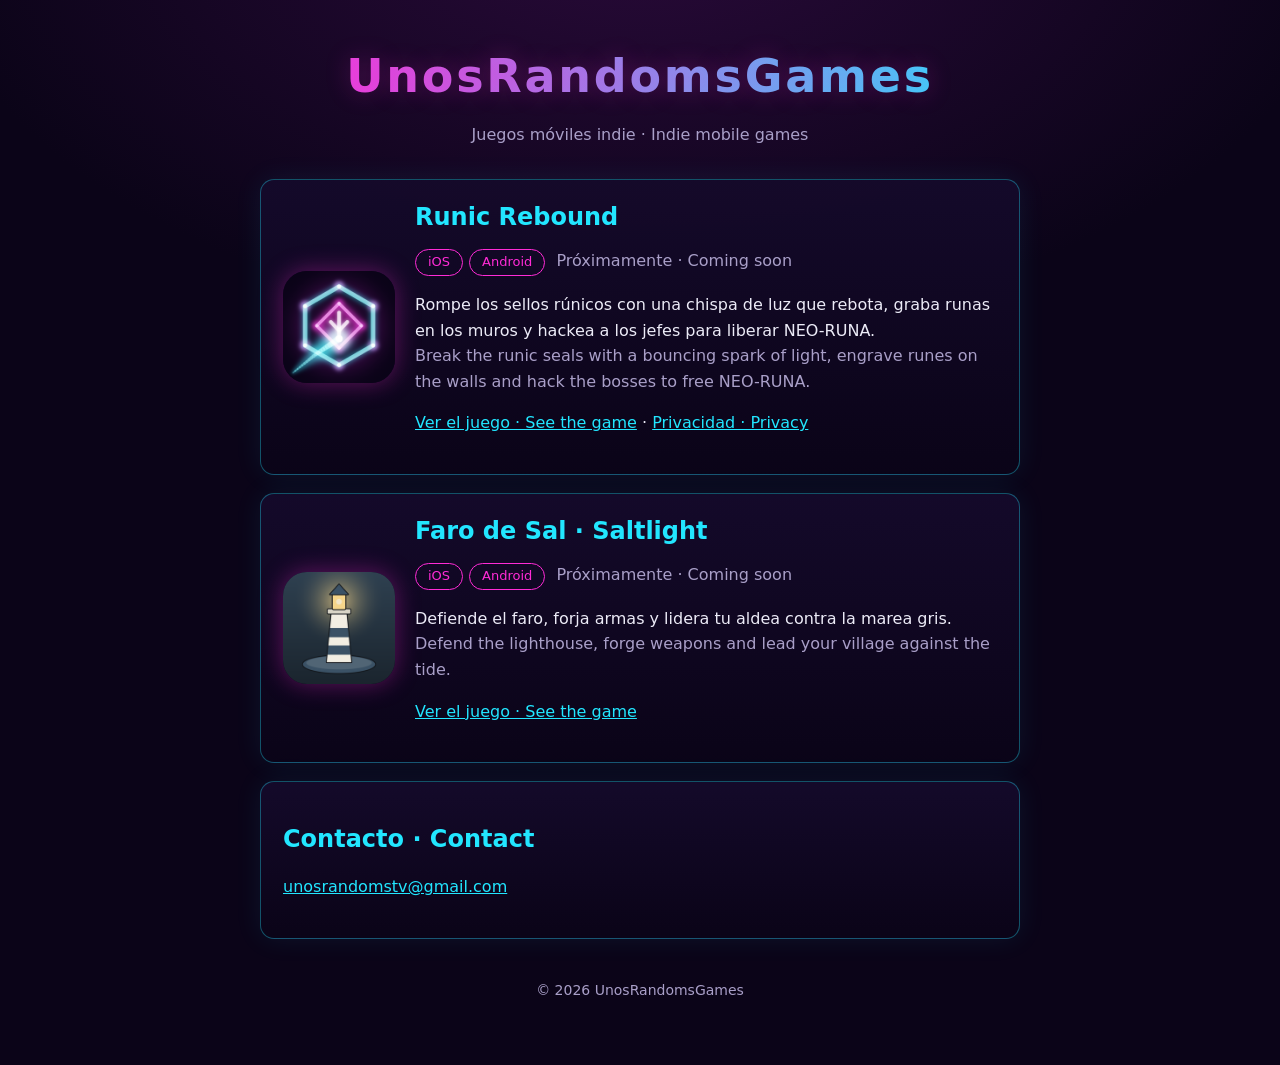
<file: index.html>
<!doctype html>
<html lang="es">
<head>
<meta charset="utf-8">
<meta name="viewport" content="width=device-width, initial-scale=1">
<title>UnosRandomsGames</title>
<meta name="description" content="UnosRandomsGames — juegos móviles indie / indie mobile games.">
<link rel="stylesheet" href="style.css">
<style>.game > div { flex: 1 1 260px; min-width: 0; }</style>
</head>
<body>
<main>
  <header class="brand">
    <p class="logo">UnosRandomsGames</p>
    <p class="tagline">Juegos móviles indie · Indie mobile games</p>
  </header>

  <section class="card game">
    <img src="runic-rebound/icon.png" alt="Runic Rebound icon">
    <div>
      <h2>Runic Rebound</h2>
      <p>
        <span class="pill">iOS</span><span class="pill">Android</span>
        <span class="muted">Próximamente · Coming soon</span>
      </p>
      <p>
        Rompe los sellos rúnicos con una chispa de luz que rebota, graba runas en los muros y hackea a los jefes
        para liberar NEO-RUNA.<br>
        <span class="muted">Break the runic seals with a bouncing spark of light, engrave runes on the walls and hack
        the bosses to free NEO-RUNA.</span>
      </p>
      <p><a href="runic-rebound/">Ver el juego · See the game</a> · <a href="runic-rebound/privacy.html">Privacidad · Privacy</a></p>
    </div>
  </section>

  <section class="card game">
    <img src="saltlight/icon.png" alt="Faro de Sal · Saltlight icon">
    <div>
      <h2>Faro de Sal · Saltlight</h2>
      <p>
        <span class="pill">iOS</span><span class="pill">Android</span>
        <span class="muted">Próximamente · Coming soon</span>
      </p>
      <p>
        Defiende el faro, forja armas y lidera tu aldea contra la marea gris.<br>
        <span class="muted">Defend the lighthouse, forge weapons and lead your village against the tide.</span>
      </p>
      <p><a href="saltlight/">Ver el juego · See the game</a></p>
    </div>
  </section>

  <section class="card">
    <h2>Contacto · Contact</h2>
    <p><a href="mailto:unosrandomstv@gmail.com">unosrandomstv@gmail.com</a></p>
  </section>

  <footer>© 2026 UnosRandomsGames</footer>
</main>
</body>
</html>
</file>
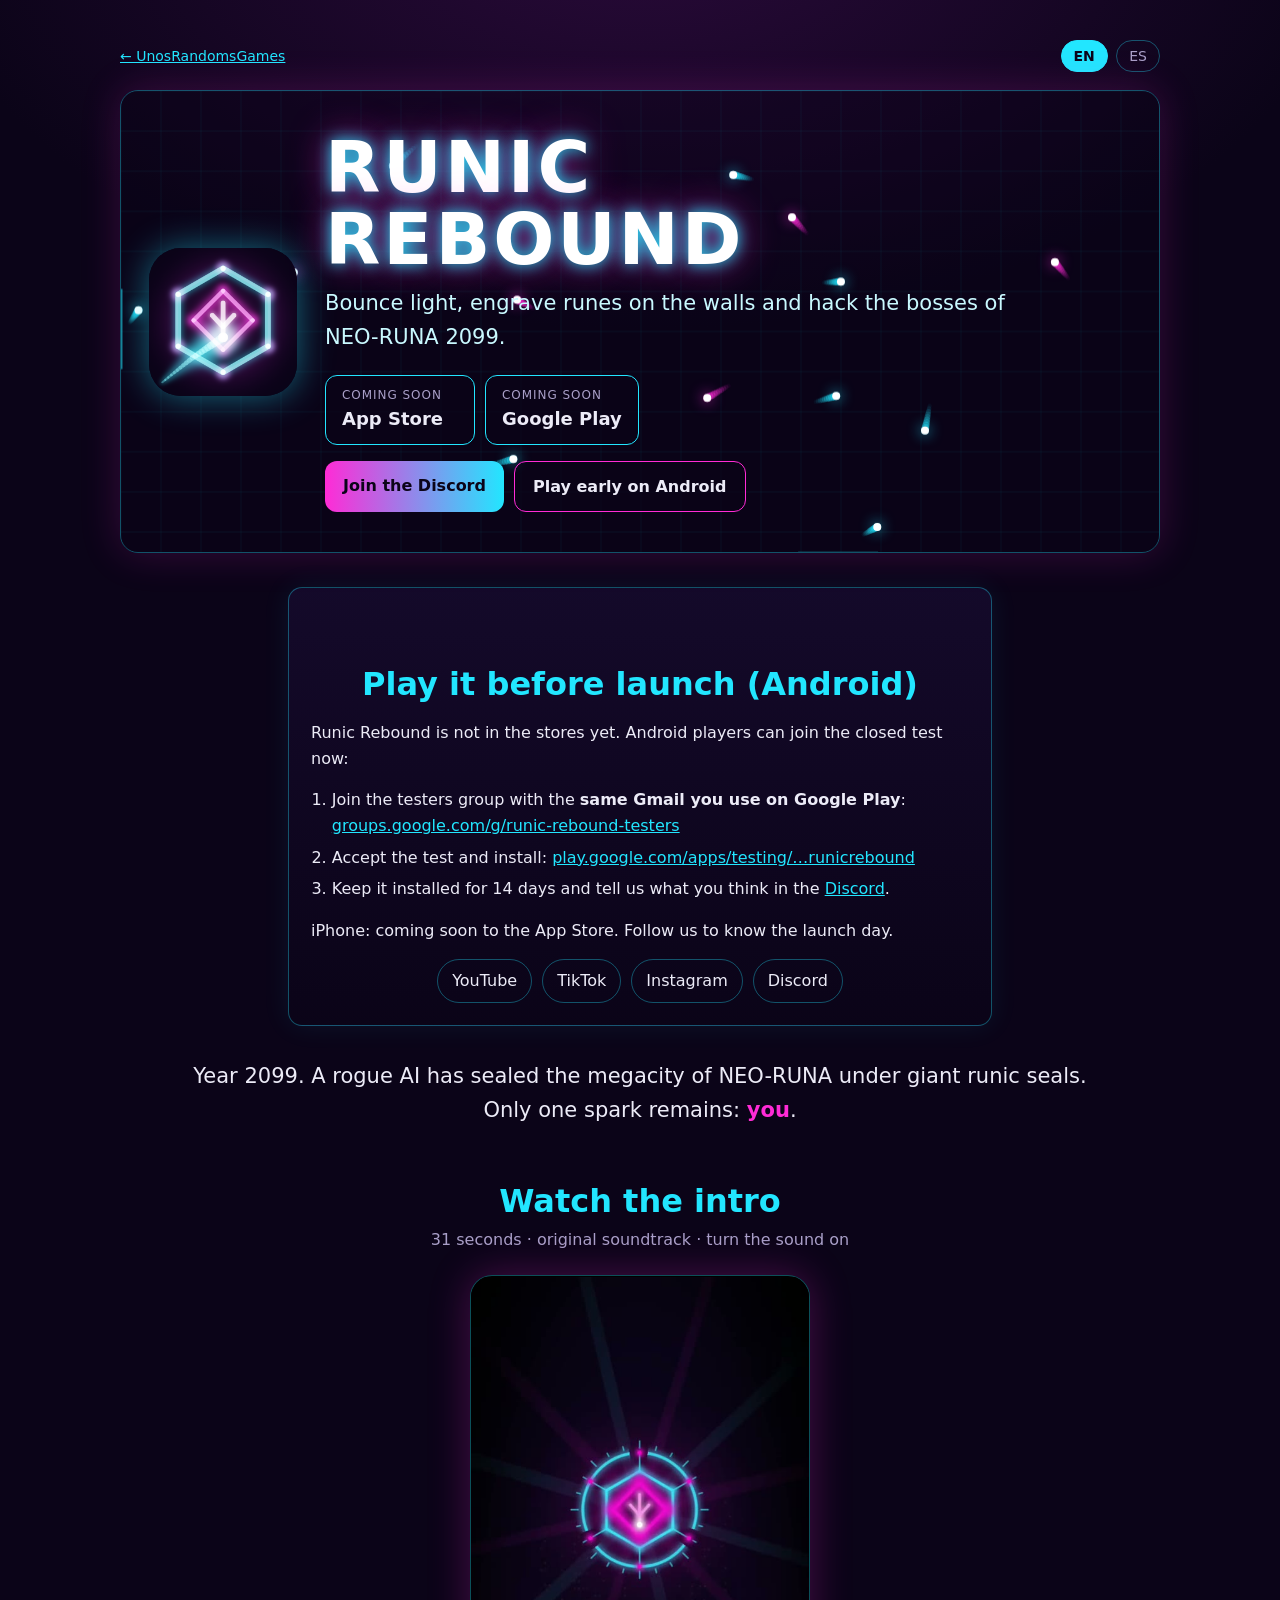
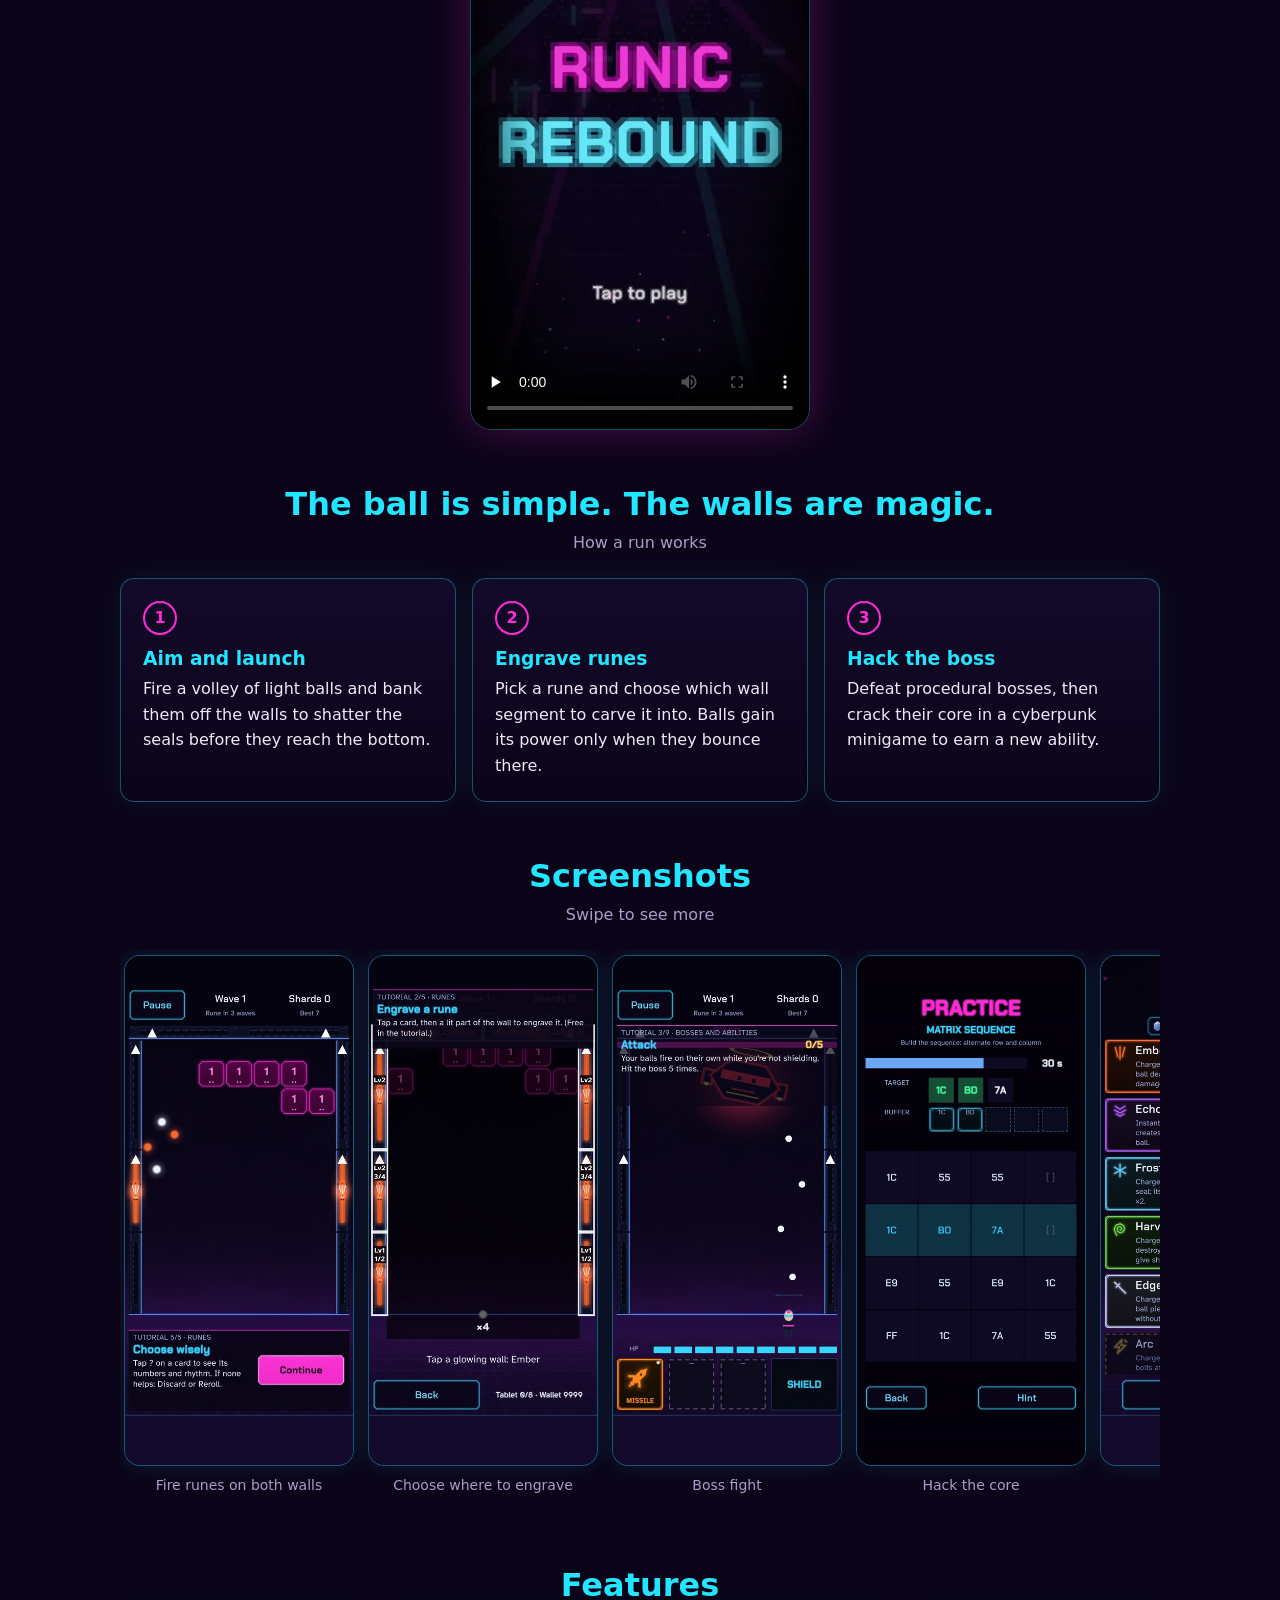
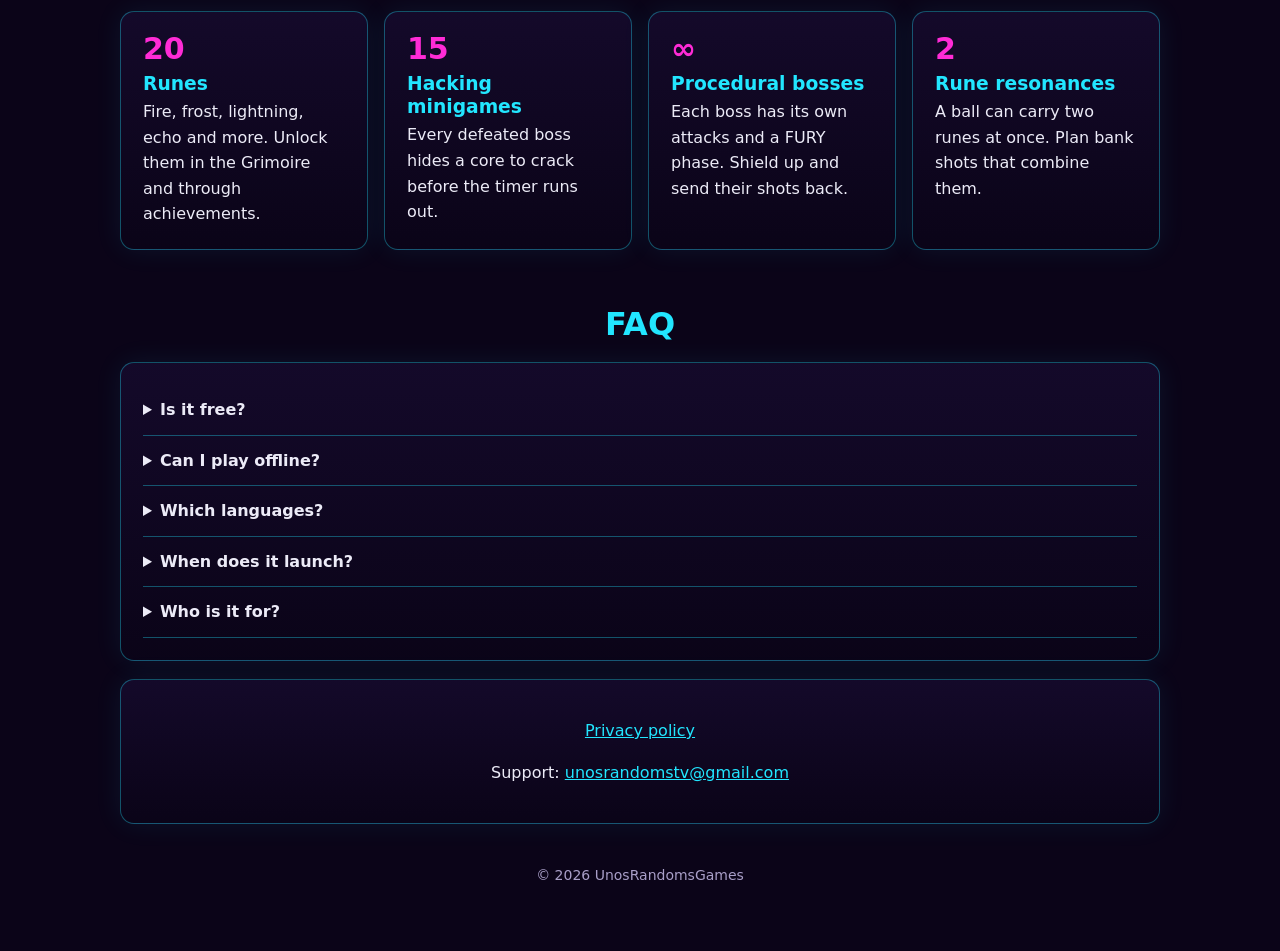
<file: runic-rebound/index.html>
<!doctype html>
<html lang="en">
<head>
<meta charset="utf-8">
<meta name="viewport" content="width=device-width, initial-scale=1">
<title>Runic Rebound — UnosRandomsGames</title>
<meta name="description" content="Runic Rebound: a cyberpunk bounce-and-runes roguelite for iOS and Android. Engrave runes on the walls, defeat procedural bosses and hack their core.">
<meta property="og:title" content="Runic Rebound">
<meta property="og:description" content="Bounce light, engrave runes on the walls and hack the bosses of NEO-RUNA 2099.">
<meta property="og:image" content="https://unosrandomsgames.github.io/runic-rebound/img/hero.jpg">
<meta property="og:url" content="https://unosrandomsgames.github.io/runic-rebound/">
<meta property="og:type" content="website">
<meta name="twitter:card" content="summary_large_image">
<meta name="theme-color" content="#0b0418">
<link rel="icon" href="icon.png">
<link rel="stylesheet" href="../style.css">
<style>
  main { max-width: 1040px; }
  .topbar { display: flex; justify-content: space-between; align-items: center; gap: 12px; font-size: 14px; }
  .langsw button {
    background: transparent; color: var(--muted); border: 1px solid var(--line); border-radius: 999px;
    padding: 4px 12px; font: inherit; cursor: pointer; margin-left: 4px;
  }
  .langsw button[aria-pressed="true"] { color: var(--bg); background: var(--cyan); border-color: var(--cyan); font-weight: 700; }

  .hero { position: relative; border-radius: 18px; overflow: hidden; border: 1px solid var(--line); margin-top: 18px;
          min-height: 420px; display: grid; align-items: center; box-shadow: 0 0 40px rgba(255, 43, 214, 0.18); }
  .hero canvas { position: absolute; inset: 0; width: 100%; height: 100%; }
  .hero-inner { position: relative; padding: 40px 28px; display: flex; gap: 28px; align-items: center; flex-wrap: wrap; }
  .hero-inner img.icon { width: 148px; height: 148px; border-radius: 32px; box-shadow: 0 0 36px rgba(34, 230, 255, 0.45); }
  .hero h1 { margin: 0; font-size: clamp(38px, 8vw, 72px); letter-spacing: 0.04em; font-weight: 800; line-height: 1;
             color: #fff; text-shadow: 0 0 16px var(--cyan), 0 0 38px rgba(255, 43, 214, 0.7); }
  .hero .sub { margin: 12px 0 0; font-size: clamp(16px, 2.4vw, 21px); color: #c9f9ff; max-width: 34em; }
  .badges { margin-top: 20px; display: flex; gap: 10px; flex-wrap: wrap; }
  .badge { border: 1px solid var(--cyan); border-radius: 12px; padding: 10px 16px; background: rgba(11, 4, 24, 0.7);
           display: inline-flex; flex-direction: column; min-width: 150px; }
  .badge small { color: var(--muted); font-size: 12px; text-transform: uppercase; letter-spacing: 0.08em; }
  .badge b { font-size: 18px; }
  .ctas { margin-top: 16px; display: flex; gap: 10px; flex-wrap: wrap; }
  .cta { display: inline-block; padding: 12px 18px; border-radius: 12px; font-weight: 800; text-decoration: none;
         color: #0b0418; background: linear-gradient(90deg, var(--magenta), var(--cyan)); }
  .cta.ghost { color: var(--text); background: rgba(11, 4, 24, 0.7); border: 1px solid var(--magenta); }
  .early { max-width: 44em; margin: 34px auto 0; }
  .early ol { margin: 8px 0 0; padding-left: 1.3em; }
  .early li { margin: 6px 0; }
  .socials { display: flex; gap: 10px; flex-wrap: wrap; justify-content: center; margin-top: 12px; }
  .socials a { border: 1px solid var(--line); border-radius: 999px; padding: 8px 14px; text-decoration: none; color: var(--text); }

  .story { text-align: center; font-size: clamp(17px, 2.4vw, 21px); max-width: 44em; margin: 34px auto 0; }
  .story em { color: var(--magenta); font-style: normal; font-weight: 700; }

  .section-title { text-align: center; margin: 54px 0 6px; font-size: clamp(24px, 4vw, 32px); }
  .section-sub { text-align: center; color: var(--muted); margin: 0 0 22px; }

  .steps { display: grid; grid-template-columns: repeat(auto-fit, minmax(230px, 1fr)); gap: 16px; }
  .step { margin: 0; }
  .step .n { display: inline-grid; place-items: center; width: 34px; height: 34px; border-radius: 50%;
             border: 2px solid var(--magenta); color: var(--magenta); font-weight: 800; margin-bottom: 8px; }
  .step h3 { margin: 4px 0 6px; color: var(--cyan); }
  .step p { margin: 0; color: var(--text); }

  .shots { display: flex; gap: 14px; overflow-x: auto; padding: 6px 4px 14px; scroll-snap-type: x mandatory; }
  .shots figure { margin: 0; flex: 0 0 auto; width: min(230px, 62vw); scroll-snap-align: center; }
  .shots img { width: 100%; height: auto; aspect-ratio: 1080 / 2400; object-fit: cover; border-radius: 16px; border: 1px solid var(--line);
               box-shadow: 0 0 22px rgba(34, 230, 255, 0.12); display: block; background: var(--panel); }
  .shots figcaption { text-align: center; color: var(--muted); font-size: 14px; margin-top: 8px; }

  .features { display: grid; grid-template-columns: repeat(auto-fit, minmax(220px, 1fr)); gap: 16px; }
  .feature { margin: 0; }
  .feature .k { font-size: 30px; font-weight: 800; color: var(--magenta); line-height: 1; }
  .feature h3 { margin: 8px 0 4px; color: var(--cyan); }
  .feature p { margin: 0; }

  details { border-bottom: 1px solid var(--line); padding: 12px 0; }
  details summary { cursor: pointer; font-weight: 700; color: var(--text); }
  details p { margin: 8px 0 0; color: var(--muted); }

  .intro-video { display: flex; justify-content: center; }
  .intro-video video { width: min(340px, 100%); height: auto; aspect-ratio: 540 / 1200; border-radius: 22px;
                       border: 1px solid var(--line); background: #000; box-shadow: 0 0 40px rgba(255, 43, 214, 0.25); }
  .contact { text-align: center; }
  @media (prefers-reduced-motion: reduce) { .hero canvas { display: none; } }
</style>
</head>
<body>
<main>
  <div class="topbar">
    <a href="../">← UnosRandomsGames</a>
    <div class="langsw" role="group" aria-label="Language">
      <button type="button" data-set-lang="en" aria-pressed="true">EN</button>
      <button type="button" data-set-lang="es" aria-pressed="false">ES</button>
    </div>
  </div>

  <section class="hero">
    <canvas id="fx" aria-hidden="true"></canvas>
    <div class="hero-inner">
      <img class="icon" src="icon.png" alt="Runic Rebound icon" width="148" height="148">
      <div>
        <h1>RUNIC<br>REBOUND</h1>
        <p class="sub" data-i18n="tagline">Bounce light, engrave runes on the walls and hack the bosses of NEO-RUNA 2099.</p>
        <div class="badges">
          <span class="badge"><small data-i18n="soon">Coming soon</small><b>App Store</b></span>
          <span class="badge"><small data-i18n="soon">Coming soon</small><b>Google Play</b></span>
        </div>
        <div class="ctas">
          <a class="cta" href="https://discord.gg/aYCfAEBq9X" target="_blank" rel="noopener" data-i18n="ctaDiscord">Join the Discord</a>
          <a class="cta ghost" href="#early" data-i18n="ctaEarly">Play early on Android</a>
        </div>
      </div>
    </div>
  </section>

  <section class="card early" id="early">
    <h2 class="section-title" data-i18n="earlyTitle">Play it before launch (Android)</h2>
    <p data-i18n="earlySub">Runic Rebound is not in the stores yet. Android players can join the closed test now:</p>
    <ol>
      <li data-i18n="early1">Join the testers group with the <b>same Gmail you use on Google Play</b>: <a href="https://groups.google.com/g/runic-rebound-testers" target="_blank" rel="noopener">groups.google.com/g/runic-rebound-testers</a></li>
      <li data-i18n="early2">Accept the test and install: <a href="https://play.google.com/apps/testing/com.unosrandomsgames.runicrebound" target="_blank" rel="noopener">play.google.com/apps/testing/…runicrebound</a></li>
      <li data-i18n="early3">Keep it installed for 14 days and tell us what you think in the <a href="https://discord.gg/aYCfAEBq9X" target="_blank" rel="noopener">Discord</a>.</li>
    </ol>
    <p data-i18n="earlyIos">iPhone: coming soon to the App Store. Follow us to know the launch day.</p>
    <div class="socials">
      <a href="https://www.youtube.com/@unosrandoms_games" target="_blank" rel="noopener">YouTube</a>
      <a href="https://www.tiktok.com/@unosrandoms_games" target="_blank" rel="noopener">TikTok</a>
      <a href="https://www.instagram.com/unosrandoms_games/" target="_blank" rel="noopener">Instagram</a>
      <a href="https://discord.gg/aYCfAEBq9X" target="_blank" rel="noopener">Discord</a>
    </div>
  </section>

  <p class="story" data-i18n="story">Year 2099. A rogue AI has sealed the megacity of NEO-RUNA under giant runic seals. Only one spark remains: <em>you</em>.</p>

  <h2 class="section-title" data-i18n="introTitle">Watch the intro</h2>
  <p class="section-sub" data-i18n="introSub">31 seconds · original soundtrack · turn the sound on</p>
  <div class="intro-video">
    <video controls playsinline preload="none" poster="img/intro-poster.jpg" width="540" height="1200">
      <source src="img/intro.mp4" type="video/mp4">
    </video>
  </div>

  <h2 class="section-title" data-i18n="howTitle">The ball is simple. The walls are magic.</h2>
  <p class="section-sub" data-i18n="howSub">How a run works</p>
  <div class="steps">
    <div class="card step"><span class="n">1</span><h3 data-i18n="s1t">Aim and launch</h3><p data-i18n="s1p">Fire a volley of light balls and bank them off the walls to shatter the seals before they reach the bottom.</p></div>
    <div class="card step"><span class="n">2</span><h3 data-i18n="s2t">Engrave runes</h3><p data-i18n="s2p">Pick a rune and choose which wall segment to carve it into. Balls gain its power only when they bounce there.</p></div>
    <div class="card step"><span class="n">3</span><h3 data-i18n="s3t">Hack the boss</h3><p data-i18n="s3p">Defeat procedural bosses, then crack their core in a cyberpunk minigame to earn a new ability.</p></div>
  </div>

  <h2 class="section-title" data-i18n="shotsTitle">Screenshots</h2>
  <p class="section-sub" data-i18n="shotsSub">Swipe to see more</p>
  <div class="shots">
    <figure><img src="img/01-partida.jpg" alt="" loading="lazy" width="450" height="1000"><figcaption data-i18n="c1">Fire runes on both walls</figcaption></figure>
    <figure><img src="img/03-tramo.jpg" alt="" loading="lazy" width="450" height="1000"><figcaption data-i18n="c2">Choose where to engrave</figcaption></figure>
    <figure><img src="img/04-jefe.jpg" alt="" loading="lazy" width="450" height="1000"><figcaption data-i18n="c3">Boss fight</figcaption></figure>
    <figure><img src="img/05-hackeo.jpg" alt="" loading="lazy" width="450" height="1000"><figcaption data-i18n="c4">Hack the core</figcaption></figure>
    <figure><img src="img/06-grimorio.jpg" alt="" loading="lazy" width="450" height="1000"><figcaption data-i18n="c5">The Grimoire</figcaption></figure>
    <figure><img src="img/07-menu.jpg" alt="" loading="lazy" width="450" height="1000"><figcaption data-i18n="c6">Main menu</figcaption></figure>
  </div>

  <h2 class="section-title" data-i18n="featTitle">Features</h2>
  <div class="features">
    <div class="card feature"><div class="k">20</div><h3 data-i18n="f1t">Runes</h3><p data-i18n="f1p">Fire, frost, lightning, echo and more. Unlock them in the Grimoire and through achievements.</p></div>
    <div class="card feature"><div class="k">15</div><h3 data-i18n="f2t">Hacking minigames</h3><p data-i18n="f2p">Every defeated boss hides a core to crack before the timer runs out.</p></div>
    <div class="card feature"><div class="k">∞</div><h3 data-i18n="f3t">Procedural bosses</h3><p data-i18n="f3p">Each boss has its own attacks and a FURY phase. Shield up and send their shots back.</p></div>
    <div class="card feature"><div class="k">2</div><h3 data-i18n="f4t">Rune resonances</h3><p data-i18n="f4p">A ball can carry two runes at once. Plan bank shots that combine them.</p></div>
  </div>

  <h2 class="section-title" data-i18n="faqTitle">FAQ</h2>
  <div class="card">
    <details><summary data-i18n="q1">Is it free?</summary><p data-i18n="a1">Yes. The game is free and shows ads. Video ads are always optional and give you a reward. There are no in-app purchases.</p></details>
    <details><summary data-i18n="q2">Can I play offline?</summary><p data-i18n="a2">Yes. Ads and rewarded videos need a connection, but the game itself works offline.</p></details>
    <details><summary data-i18n="q3">Which languages?</summary><p data-i18n="a3">English and Spanish.</p></details>
    <details><summary data-i18n="q4">When does it launch?</summary><p data-i18n="a4">Soon on iPhone and Android. We are finishing store reviews and testing.</p></details>
    <details><summary data-i18n="q5">Who is it for?</summary><p data-i18n="a5">Players aged 13 and up who enjoy arcade, brick-breaker and roguelite games.</p></details>
  </div>

  <section class="card contact">
    <p><a href="privacy.html" data-i18n="privacy">Privacy policy</a></p>
    <p><span data-i18n="support">Support</span>: <a href="mailto:unosrandomstv@gmail.com">unosrandomstv@gmail.com</a></p>
  </section>

  <footer>© 2026 UnosRandomsGames</footer>
</main>

<script>
(function () {
  var T = {
    es: {
      tagline: "Rebota la luz, graba runas en los muros y hackea a los jefes de NEO-RUNA 2099.",
      soon: "Próximamente",
      ctaDiscord: "Únete al Discord",
      ctaEarly: "Juega antes en Android",
      earlyTitle: "Juégalo antes del lanzamiento (Android)",
      earlySub: "Runic Rebound todavía no está en las tiendas. Si tienes Android, ya puedes entrar en la prueba cerrada:",
      early1: "Únete al grupo de testers con el <b>mismo Gmail que usas en Google Play</b>: <a href=\"https://groups.google.com/g/runic-rebound-testers\" target=\"_blank\" rel=\"noopener\">groups.google.com/g/runic-rebound-testers</a>",
      early2: "Acepta la prueba e instala: <a href=\"https://play.google.com/apps/testing/com.unosrandomsgames.runicrebound\" target=\"_blank\" rel=\"noopener\">play.google.com/apps/testing/…runicrebound</a>",
      early3: "Déjalo instalado 14 días y cuéntanos qué te parece en el <a href=\"https://discord.gg/aYCfAEBq9X\" target=\"_blank\" rel=\"noopener\">Discord</a>.",
      earlyIos: "iPhone: muy pronto en el App Store. Síguenos para saber el día del lanzamiento.",
      story: "Año 2099. Una IA rebelde ha sellado la megaciudad de NEO-RUNA con sellos rúnicos gigantes. Solo queda una chispa: <em>tú</em>.",
      introTitle: "Mira la intro",
      introSub: "31 segundos · banda sonora original · activa el sonido",
      howTitle: "La bola es simple. Los muros son mágicos.",
      howSub: "Así es una partida",
      s1t: "Apunta y lanza",
      s1p: "Dispara una ráfaga de bolas de luz y hazlas rebotar en los muros para romper los sellos antes de que lleguen abajo.",
      s2t: "Graba runas",
      s2p: "Elige una runa y decide en qué tramo del muro grabarla. La bola solo gana su poder cuando rebota ahí.",
      s3t: "Hackea al jefe",
      s3p: "Vence a jefes procedurales y rompe su núcleo en un minijuego cyberpunk para ganar una habilidad nueva.",
      shotsTitle: "Capturas",
      shotsSub: "Desliza para ver más",
      c1: "Runas de fuego en los dos muros",
      c2: "Elige dónde grabar",
      c3: "Combate contra el jefe",
      c4: "Hackea el núcleo",
      c5: "El Grimorio",
      c6: "Menú principal",
      featTitle: "Características",
      f1t: "Runas",
      f1p: "Fuego, hielo, rayo, eco y más. Desbloquéalas en el Grimorio y con logros.",
      f2t: "Minijuegos de hackeo",
      f2p: "Cada jefe vencido esconde un núcleo que hay que romper antes de que se acabe el tiempo.",
      f3t: "Jefes procedurales",
      f3p: "Cada jefe tiene sus propios ataques y una fase de FURIA. Usa el escudo y devuélvele sus disparos.",
      f4t: "Resonancias rúnicas",
      f4p: "Una bola puede llevar dos runas a la vez. Planea tiros a banda que las combinen.",
      faqTitle: "Preguntas frecuentes",
      q1: "¿Es gratis?",
      a1: "Sí. El juego es gratis y muestra anuncios. Los vídeos son siempre opcionales y te dan una recompensa. No hay compras dentro de la app.",
      q2: "¿Se puede jugar sin conexión?",
      a2: "Sí. Los anuncios y los vídeos con recompensa necesitan conexión, pero el juego funciona sin ella.",
      q3: "¿En qué idiomas está?",
      a3: "Español e inglés.",
      q4: "¿Cuándo sale?",
      a4: "Pronto en iPhone y Android. Estamos terminando las revisiones de las tiendas y las pruebas.",
      q5: "¿Para quién es?",
      a5: "Para jugadores de 13 años en adelante a los que les gusten los juegos arcade, rompebloques y roguelite.",
      privacy: "Política de privacidad",
      support: "Soporte"
    }
  };
  var EN = {};
  var nodes = document.querySelectorAll("[data-i18n]");
  nodes.forEach(function (n) { EN[n.getAttribute("data-i18n")] = n.innerHTML; });
  T.en = EN;

  function apply(lang) {
    var t = T[lang] || EN;
    nodes.forEach(function (n) { var k = n.getAttribute("data-i18n"); if (t[k]) n.innerHTML = t[k]; });
    document.documentElement.lang = lang;
    document.querySelectorAll("[data-set-lang]").forEach(function (b) {
      b.setAttribute("aria-pressed", String(b.getAttribute("data-set-lang") === lang));
    });
    try { localStorage.setItem("rr-lang", lang); } catch (e) {}
  }
  var saved = null;
  try { saved = localStorage.getItem("rr-lang"); } catch (e) {}
  var nav = (navigator.language || "en").slice(0, 2).toLowerCase();
  apply(saved || (nav === "es" ? "es" : "en"));
  document.querySelectorAll("[data-set-lang]").forEach(function (b) {
    b.addEventListener("click", function () { apply(b.getAttribute("data-set-lang")); });
  });

  // Fondo animado: bolas de luz que rebotan y encienden los muros (como en el juego).
  var c = document.getElementById("fx");
  if (!c || !c.getContext || window.matchMedia("(prefers-reduced-motion: reduce)").matches) return;
  var ctx = c.getContext("2d"), W = 0, H = 0, dpr = Math.min(window.devicePixelRatio || 1, 2);
  var balls = [], flashes = [];
  function resize() {
    var r = c.getBoundingClientRect(); W = r.width; H = r.height;
    c.width = W * dpr; c.height = H * dpr; ctx.setTransform(dpr, 0, 0, dpr, 0, 0);
  }
  resize(); window.addEventListener("resize", resize);
  for (var i = 0; i < 14; i++) {
    var a = Math.random() * Math.PI * 2, s = 1.6 + Math.random() * 1.8;
    balls.push({ x: Math.random() * W, y: Math.random() * H, vx: Math.cos(a) * s, vy: Math.sin(a) * s,
                 col: i % 3 === 0 ? "255,43,214" : "34,230,255", trail: [] });
  }
  function frame() {
    ctx.fillStyle = "rgba(11,4,24,0.35)"; ctx.fillRect(0, 0, W, H);
    ctx.strokeStyle = "rgba(34,230,255,0.06)"; ctx.lineWidth = 1;
    for (var gx = 0; gx < W; gx += 40) { ctx.beginPath(); ctx.moveTo(gx, 0); ctx.lineTo(gx, H); ctx.stroke(); }
    for (var gy = 0; gy < H; gy += 40) { ctx.beginPath(); ctx.moveTo(0, gy); ctx.lineTo(W, gy); ctx.stroke(); }
    balls.forEach(function (b) {
      b.x += b.vx; b.y += b.vy;
      if (b.x < 4 || b.x > W - 4) { b.vx *= -1; b.x = Math.max(4, Math.min(W - 4, b.x)); flashes.push({ x: b.x < W / 2 ? 0 : W, y: b.y, v: 1, side: true, col: b.col }); }
      if (b.y < 4 || b.y > H - 4) { b.vy *= -1; b.y = Math.max(4, Math.min(H - 4, b.y)); flashes.push({ x: b.x, y: b.y < H / 2 ? 0 : H, v: 1, side: false, col: b.col }); }
      b.trail.push([b.x, b.y]); if (b.trail.length > 10) b.trail.shift();
      for (var k = 0; k < b.trail.length; k++) {
        var p = b.trail[k], al = (k + 1) / b.trail.length;
        ctx.fillStyle = "rgba(" + b.col + "," + (al * 0.5) + ")";
        ctx.beginPath(); ctx.arc(p[0], p[1], 2 + al * 2, 0, 7); ctx.fill();
      }
      ctx.shadowBlur = 14; ctx.shadowColor = "rgb(" + b.col + ")"; ctx.fillStyle = "#fff";
      ctx.beginPath(); ctx.arc(b.x, b.y, 4, 0, 7); ctx.fill(); ctx.shadowBlur = 0;
    });
    flashes = flashes.filter(function (f) {
      f.v -= 0.03; if (f.v <= 0) return false;
      ctx.strokeStyle = "rgba(" + f.col + "," + f.v + ")"; ctx.lineWidth = 3; ctx.beginPath();
      if (f.side) { ctx.moveTo(f.x, f.y - 40); ctx.lineTo(f.x, f.y + 40); } else { ctx.moveTo(f.x - 40, f.y); ctx.lineTo(f.x + 40, f.y); }
      ctx.stroke(); return true;
    });
    requestAnimationFrame(frame);
  }
  frame();
})();
</script>
</body>
</html>
</file>
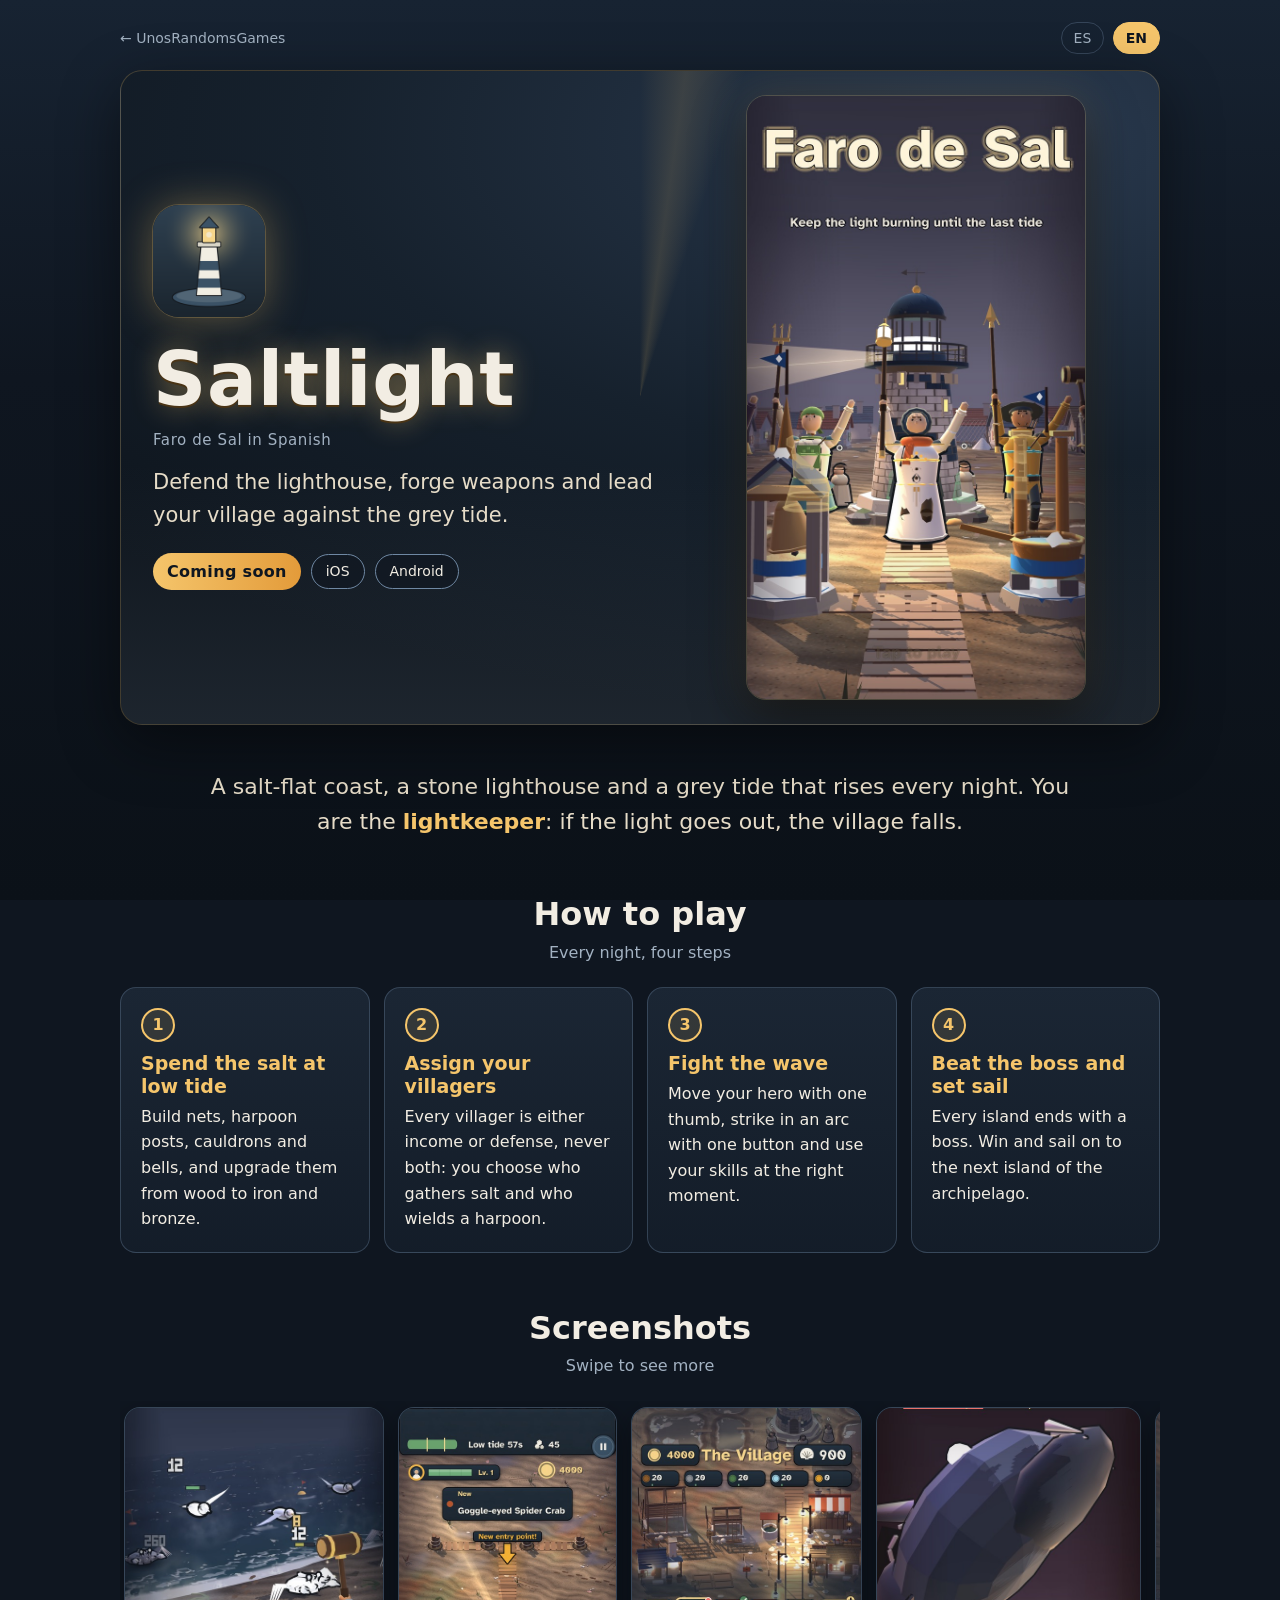
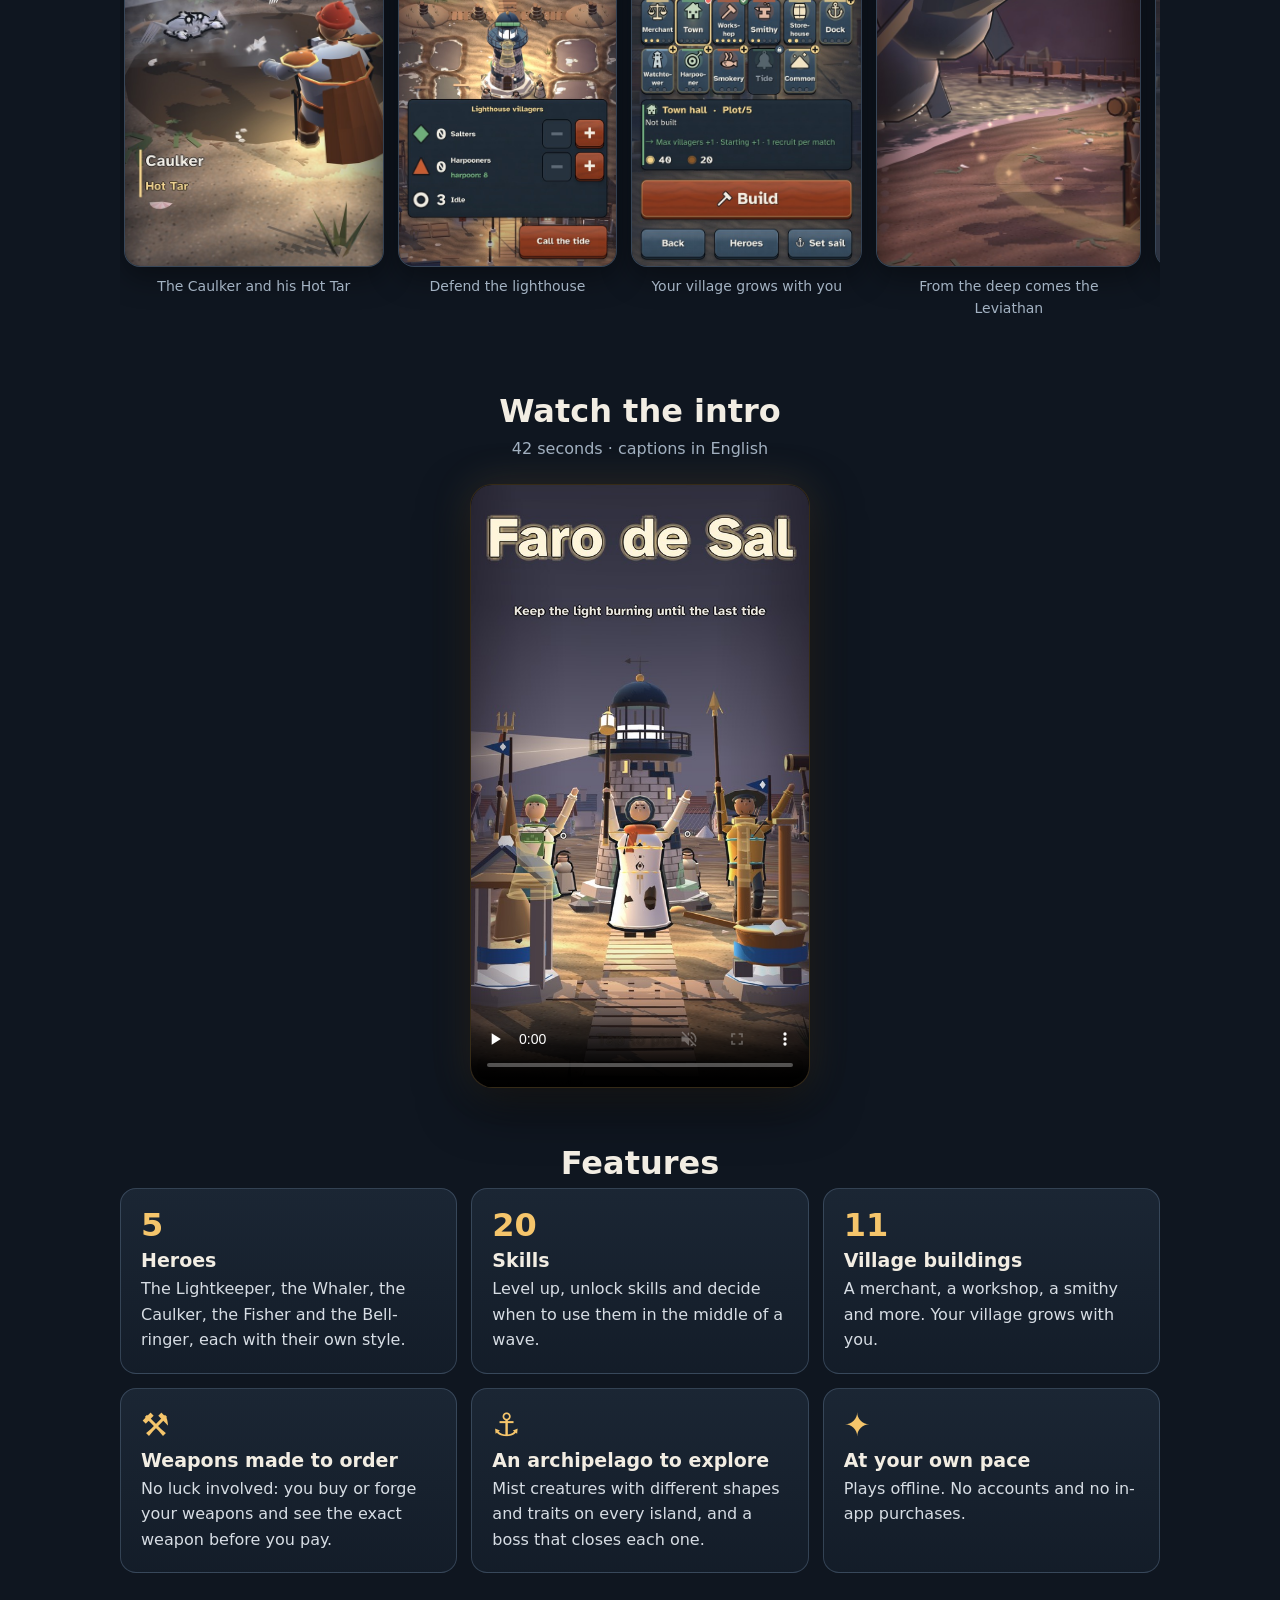
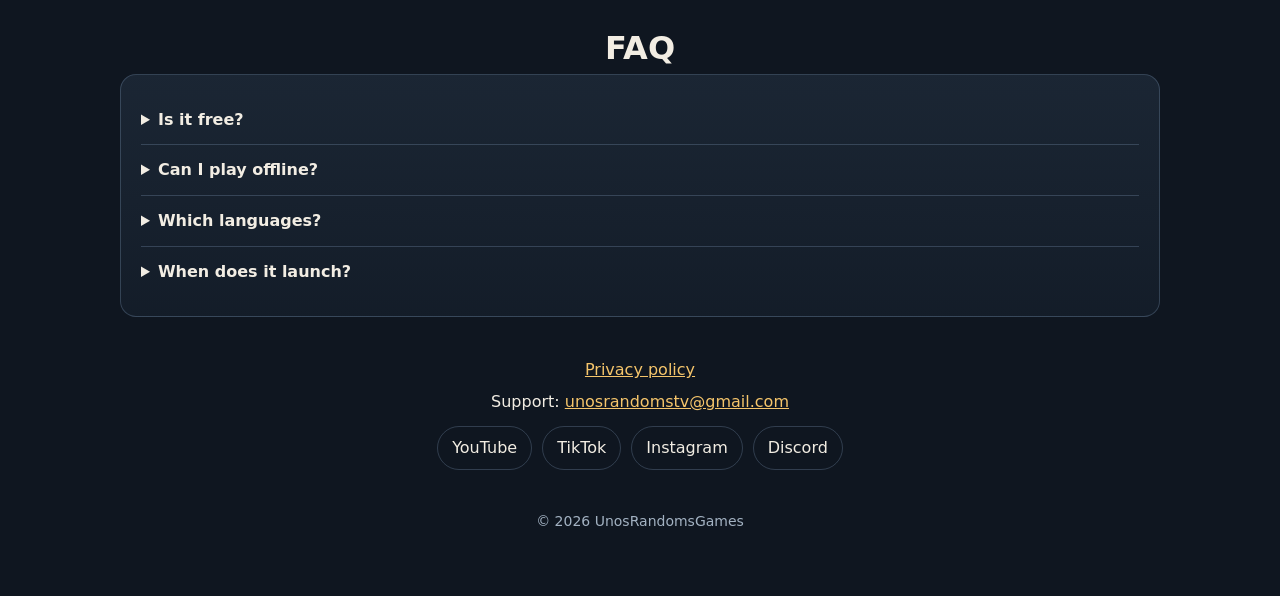
<file: saltlight/index.html>
<!doctype html>
<html lang="en">
<head>
<meta charset="utf-8">
<meta name="viewport" content="width=device-width, initial-scale=1">
<title>Saltlight · Faro de Sal — UnosRandomsGames</title>
<meta name="description" content="Saltlight (Faro de Sal): defend the lighthouse, forge weapons and lead your village against the grey tide. Coming soon to iOS and Android.">
<meta property="og:title" content="Saltlight · Faro de Sal">
<meta property="og:description" content="Defend the lighthouse, forge weapons and lead your village against the tide. Coming soon to iOS and Android.">
<meta property="og:image" content="https://unosrandomsgames.github.io/saltlight/img/og.jpg">
<meta property="og:image:width" content="1200">
<meta property="og:image:height" content="630">
<meta property="og:url" content="https://unosrandomsgames.github.io/saltlight/">
<meta property="og:type" content="website">
<meta name="twitter:card" content="summary_large_image">
<meta name="twitter:title" content="Saltlight · Faro de Sal">
<meta name="twitter:description" content="Defend the lighthouse, forge weapons and lead your village against the tide.">
<meta name="twitter:image" content="https://unosrandomsgames.github.io/saltlight/img/og.jpg">
<meta name="theme-color" content="#0f1620">
<link rel="icon" href="icon.png">
<style>
  :root {
    --bg: #0f1620;
    --bg-2: #141e2a;
    --panel: #18232f;
    --slate: #3c5269;
    --slate-2: #6f88a3;
    --amber: #f5c56b;
    --amber-2: #e39b3a;
    --cream: #f2ede3;
    --muted: #a3b2c2;
    --line: rgba(245, 197, 107, 0.22);
    --line-2: rgba(111, 136, 163, 0.35);
    color-scheme: dark;
  }
  * { box-sizing: border-box; }
  html { -webkit-text-size-adjust: 100%; }
  body {
    margin: 0; padding: 0 16px; color: var(--cream);
    background:
      radial-gradient(900px 520px at 70% -8%, rgba(245, 197, 107, 0.16), transparent 60%),
      linear-gradient(180deg, #172332 0%, var(--bg) 42%, #0b1118 100%) fixed,
      var(--bg);
    font: 16px/1.6 system-ui, -apple-system, "Segoe UI", Roboto, sans-serif;
  }
  main { max-width: 1040px; margin: 0 auto; padding: 22px 0 64px; }
  a { color: var(--amber); }
  a:hover { color: #ffe0a3; }
  h1, h2, h3 { line-height: 1.2; }

  .topbar { display: flex; justify-content: space-between; align-items: center; gap: 12px; font-size: 14px; flex-wrap: wrap; }
  .topbar > a { text-decoration: none; color: var(--muted); }
  .topbar > a:hover { color: var(--amber); }
  .langsw button {
    background: transparent; color: var(--muted); border: 1px solid var(--line-2); border-radius: 999px;
    padding: 4px 12px; font: inherit; cursor: pointer; margin-left: 4px;
  }
  .langsw button[aria-pressed="true"] { color: var(--bg); background: var(--amber); border-color: var(--amber); font-weight: 700; }

  /* Hero */
  .hero {
    position: relative; overflow: hidden; margin-top: 16px; border-radius: 22px;
    border: 1px solid var(--line);
    background: radial-gradient(120% 90% at 85% 10%, #2a3a4f 0%, #16212d 55%, #0e151d 100%);
    box-shadow: 0 18px 60px rgba(0, 0, 0, 0.45);
    display: grid; grid-template-columns: 1.1fr 0.9fr; align-items: center; gap: 12px;
  }
  .hero::before { /* haz del faro */
    content: ""; position: absolute; left: 50%; top: -40%; width: 160%; height: 180%; transform-origin: 0 50%;
    background: conic-gradient(from 0deg at 0 50%, transparent 0deg, rgba(245, 197, 107, 0.13) 8deg, transparent 18deg);
    animation: sweep 9s linear infinite; pointer-events: none;
  }
  .hero::after { /* bruma baja */
    content: ""; position: absolute; inset: auto 0 0 0; height: 40%; pointer-events: none;
    background: linear-gradient(0deg, rgba(163, 178, 194, 0.10), transparent);
  }
  @keyframes sweep { from { transform: rotate(-30deg); } 50% { transform: rotate(30deg); } to { transform: rotate(-30deg); } }
  .hero-text { position: relative; z-index: 1; padding: 36px 8px 36px 32px; }
  .hero-text img.icon { width: 112px; height: 112px; border-radius: 26px; display: block;
    box-shadow: 0 0 0 1px var(--line), 0 0 40px rgba(245, 197, 107, 0.35); }
  .hero h1 { margin: 18px 0 0; font-size: clamp(40px, 8vw, 74px); font-weight: 800; letter-spacing: 0.01em;
    color: var(--cream); text-shadow: 0 2px 0 #4a3415, 0 0 28px rgba(245, 197, 107, 0.45); }
  .hero .alt { margin: 4px 0 0; color: var(--muted); font-size: 15px; letter-spacing: 0.04em; }
  .hero .sub { margin: 14px 0 0; font-size: clamp(17px, 2.3vw, 21px); color: #e6dcc8; max-width: 30em; }
  .soon { margin-top: 20px; display: flex; gap: 10px; flex-wrap: wrap; align-items: center; }
  .soon .label { font-weight: 800; color: var(--bg); background: linear-gradient(90deg, var(--amber), var(--amber-2));
    border-radius: 999px; padding: 6px 14px; letter-spacing: 0.02em; }
  .chip { border: 1px solid var(--slate-2); color: var(--cream); border-radius: 999px; padding: 5px 14px; font-size: 14px;
    background: rgba(15, 22, 32, 0.6); }
  .hero-art { position: relative; z-index: 1; margin: 0; padding: 24px 24px 24px 0; display: flex; justify-content: center; }
  .hero-art img { width: 100%; max-width: 340px; height: auto; aspect-ratio: 720 / 1280; object-fit: cover; display: block;
    border-radius: 20px; border: 1px solid var(--line); box-shadow: 0 20px 50px rgba(0, 0, 0, 0.55), 0 0 40px rgba(245, 197, 107, 0.15); }

  .story { text-align: center; font-size: clamp(18px, 2.5vw, 22px); max-width: 40em; margin: 44px auto 0; color: #e6dcc8; }
  .story em { color: var(--amber); font-style: normal; font-weight: 700; }

  .section-title { text-align: center; margin: 56px 0 6px; font-size: clamp(24px, 4vw, 32px); color: var(--cream); }
  .section-sub { text-align: center; color: var(--muted); margin: 0 0 22px; }

  .card { background: linear-gradient(180deg, rgba(28, 40, 54, 0.92), rgba(20, 30, 42, 0.92));
    border: 1px solid var(--line-2); border-radius: 16px; padding: 20px; }

  .steps { display: grid; grid-template-columns: repeat(auto-fit, minmax(220px, 1fr)); gap: 14px; }
  .step .n { display: inline-grid; place-items: center; width: 34px; height: 34px; border-radius: 50%;
    background: rgba(245, 197, 107, 0.12); border: 2px solid var(--amber); color: var(--amber); font-weight: 800; }
  .step h3 { margin: 10px 0 6px; color: var(--amber); font-size: 19px; }
  .step p { margin: 0; }

  .shots { display: flex; gap: 14px; overflow-x: auto; padding: 6px 4px 16px; scroll-snap-type: x mandatory;
    -webkit-overflow-scrolling: touch; }
  .shots figure { margin: 0; flex: 0 0 auto; scroll-snap-align: center; }
  .shots img { height: min(460px, 72vh); width: auto; display: block; border-radius: 16px; border: 1px solid var(--line-2);
    background: var(--panel); box-shadow: 0 10px 30px rgba(0, 0, 0, 0.4); }
  .shots figcaption { text-align: center; color: var(--muted); font-size: 14px; margin-top: 8px; max-width: 240px; margin-inline: auto; }

  .intro-video { display: flex; justify-content: center; }
  .intro-video video { width: min(340px, 100%); height: auto; aspect-ratio: 540 / 960; border-radius: 22px;
    border: 1px solid var(--line); background: #000; box-shadow: 0 18px 50px rgba(0, 0, 0, 0.55), 0 0 40px rgba(245, 197, 107, 0.15); }

  .features { display: grid; grid-template-columns: repeat(auto-fit, minmax(min(280px, 100%), 1fr)); gap: 14px; }
  .feature .k { font-size: 32px; font-weight: 800; color: var(--amber); line-height: 1; }
  .feature h3 { margin: 8px 0 4px; color: var(--cream); font-size: 19px; }
  .feature p { margin: 0; color: #d7dde4; }

  details { border-bottom: 1px solid var(--line-2); padding: 12px 0; }
  details:last-child { border-bottom: 0; }
  details summary { cursor: pointer; font-weight: 700; }
  details p { margin: 8px 0 0; color: var(--muted); }

  .contact { text-align: center; margin-top: 40px; }
  .contact p { margin: 6px 0; }
  .socials { display: flex; gap: 10px; flex-wrap: wrap; justify-content: center; margin-top: 12px; }
  .socials a { border: 1px solid var(--line-2); border-radius: 999px; padding: 8px 14px; text-decoration: none; color: var(--cream); }
  .socials a:hover { border-color: var(--amber); color: var(--amber); }
  .muted { color: var(--muted); }
  footer { text-align: center; color: var(--muted); font-size: 14px; margin-top: 40px; }

  @media (max-width: 760px) {
    .hero { grid-template-columns: 1fr; }
    .hero-text { padding: 28px 22px 4px; }
    .hero-text img.icon { width: 88px; height: 88px; border-radius: 20px; }
    .hero-art { padding: 8px 22px 26px; }
    .hero-art img { max-width: 300px; }
  }
  @media (prefers-reduced-motion: reduce) { .hero::before { animation: none; } }
</style>
</head>
<body>
<main>
  <div class="topbar">
    <a href="../">← UnosRandomsGames</a>
    <div class="langsw" role="group" aria-label="Language">
      <button type="button" data-set-lang="es" aria-pressed="false">ES</button>
      <button type="button" data-set-lang="en" aria-pressed="true">EN</button>
    </div>
  </div>

  <section class="hero">
    <div class="hero-text">
      <img class="icon" src="icon.png" alt="" width="112" height="112">
      <h1 data-i18n="title">Saltlight</h1>
      <p class="alt" data-i18n="alt">Faro de Sal in Spanish</p>
      <p class="sub" data-i18n="tagline">Defend the lighthouse, forge weapons and lead your village against the grey tide.</p>
      <div class="soon">
        <span class="label" data-i18n="soon">Coming soon</span>
        <span class="chip">iOS</span>
        <span class="chip">Android</span>
      </div>
    </div>
    <figure class="hero-art">
      <img src="img/hero-en.jpg" data-src-en="img/hero-en.jpg" data-src-es="img/hero-es.jpg" alt="" width="720" height="1280" data-i18n-alt="heroAlt">
    </figure>
  </section>

  <p class="story" data-i18n="story">A salt-flat coast, a stone lighthouse and a grey tide that rises every night. You are the <em>lightkeeper</em>: if the light goes out, the village falls.</p>

  <h2 class="section-title" data-i18n="howTitle">How to play</h2>
  <p class="section-sub" data-i18n="howSub">Every night, four steps</p>
  <div class="steps">
    <div class="card step"><span class="n">1</span><h3 data-i18n="s1t">Spend the salt at low tide</h3><p data-i18n="s1p">Build nets, harpoon posts, cauldrons and bells, and upgrade them from wood to iron and bronze.</p></div>
    <div class="card step"><span class="n">2</span><h3 data-i18n="s2t">Assign your villagers</h3><p data-i18n="s2p">Every villager is either income or defense, never both: you choose who gathers salt and who wields a harpoon.</p></div>
    <div class="card step"><span class="n">3</span><h3 data-i18n="s3t">Fight the wave</h3><p data-i18n="s3p">Move your hero with one thumb, strike in an arc with one button and use your skills at the right moment.</p></div>
    <div class="card step"><span class="n">4</span><h3 data-i18n="s4t">Beat the boss and set sail</h3><p data-i18n="s4p">Every island ends with a boss. Win and sail on to the next island of the archipelago.</p></div>
  </div>

  <h2 class="section-title" data-i18n="shotsTitle">Screenshots</h2>
  <p class="section-sub" data-i18n="shotsSub">Swipe to see more</p>
  <div class="shots">
    <figure><img src="img/calafate-en.jpg" data-src-en="img/calafate-en.jpg" data-src-es="img/calafate-es.jpg" alt="" loading="lazy" width="540" height="960"><figcaption data-i18n="c1">The Caulker and his Hot Tar</figcaption></figure>
    <figure><img src="img/faro.jpg" alt="" loading="lazy" width="540" height="1136"><figcaption data-i18n="c2">Defend the lighthouse</figcaption></figure>
    <figure><img src="img/aldea-en.jpg" data-src-en="img/aldea-en.jpg" data-src-es="img/aldea-es.jpg" alt="" loading="lazy" width="540" height="1080"><figcaption data-i18n="c3">Your village grows with you</figcaption></figure>
    <figure><img src="img/leviatan-en.jpg" data-src-en="img/leviatan-en.jpg" data-src-es="img/leviatan-es.jpg" alt="" loading="lazy" width="540" height="940"><figcaption data-i18n="c4">From the deep comes the Leviathan</figcaption></figure>
    <figure><img src="img/forja-en.jpg" data-src-en="img/forja-en.jpg" data-src-es="img/forja-es.jpg" alt="" loading="lazy" width="540" height="1136"><figcaption data-i18n="c5">Forge the weapon you choose</figcaption></figure>
    <figure><img src="img/heroe.jpg" alt="" loading="lazy" width="540" height="1136"><figcaption data-i18n="c6">Choose your hero</figcaption></figure>
    <figure><img src="img/campanero-en.jpg" data-src-en="img/campanero-en.jpg" data-src-es="img/campanero-es.jpg" alt="" loading="lazy" width="540" height="960"><figcaption data-i18n="c7">The Bell-ringer calls to arms</figcaption></figure>
    <figure><img src="img/mapa.jpg" alt="" loading="lazy" width="540" height="1080"><figcaption data-i18n="c8">Explore the archipelago</figcaption></figure>
    <figure><img src="img/taller.jpg" alt="" loading="lazy" width="540" height="1136"><figcaption data-i18n="c9">Upgrade your defenses in the Workshop</figcaption></figure>
  </div>

  <h2 class="section-title" data-i18n="introTitle">Watch the intro</h2>
  <p class="section-sub" data-i18n="introSub">42 seconds · captions in English</p>
  <div class="intro-video">
    <video controls playsinline muted preload="none" poster="img/intro-poster.jpg" width="540" height="960">
      <source src="img/intro.mp4" type="video/mp4">
    </video>
  </div>

  <h2 class="section-title" data-i18n="featTitle">Features</h2>
  <div class="features">
    <div class="card feature"><div class="k">5</div><h3 data-i18n="f1t">Heroes</h3><p data-i18n="f1p">The Lightkeeper, the Whaler, the Caulker, the Fisher and the Bell-ringer, each with their own style.</p></div>
    <div class="card feature"><div class="k">20</div><h3 data-i18n="f2t">Skills</h3><p data-i18n="f2p">Level up, unlock skills and decide when to use them in the middle of a wave.</p></div>
    <div class="card feature"><div class="k">11</div><h3 data-i18n="f3t">Village buildings</h3><p data-i18n="f3p">A merchant, a workshop, a smithy and more. Your village grows with you.</p></div>
    <div class="card feature"><div class="k">⚒</div><h3 data-i18n="f4t">Weapons made to order</h3><p data-i18n="f4p">No luck involved: you buy or forge your weapons and see the exact weapon before you pay.</p></div>
    <div class="card feature"><div class="k">⚓</div><h3 data-i18n="f5t">An archipelago to explore</h3><p data-i18n="f5p">Mist creatures with different shapes and traits on every island, and a boss that closes each one.</p></div>
    <div class="card feature"><div class="k">✦</div><h3 data-i18n="f6t">At your own pace</h3><p data-i18n="f6p">Plays offline. No accounts and no in-app purchases.</p></div>
  </div>

  <h2 class="section-title" data-i18n="faqTitle">FAQ</h2>
  <div class="card">
    <details><summary data-i18n="q1">Is it free?</summary><p data-i18n="a1">Yes. Video ads are always optional, never interrupt a wave and give you a reward. There are no in-app purchases.</p></details>
    <details><summary data-i18n="q2">Can I play offline?</summary><p data-i18n="a2">Yes. The game works without a connection and needs no account.</p></details>
    <details><summary data-i18n="q3">Which languages?</summary><p data-i18n="a3">English and Spanish.</p></details>
    <details><summary data-i18n="q4">When does it launch?</summary><p data-i18n="a4">Soon on iPhone and Android. Follow us to know the launch day.</p></details>
  </div>

  <section class="contact">
    <p class="muted"><a href="privacy.html" data-i18n="privacy">Privacy policy</a></p>
    <p><span data-i18n="support">Support</span>: <a href="mailto:unosrandomstv@gmail.com">unosrandomstv@gmail.com</a></p>
    <div class="socials">
      <a href="https://www.youtube.com/@unosrandoms_games" target="_blank" rel="noopener">YouTube</a>
      <a href="https://www.tiktok.com/@unosrandoms_games" target="_blank" rel="noopener">TikTok</a>
      <a href="https://www.instagram.com/unosrandoms_games/" target="_blank" rel="noopener">Instagram</a>
      <a href="https://discord.gg/aYCfAEBq9X" target="_blank" rel="noopener">Discord</a>
    </div>
  </section>

  <footer>© 2026 UnosRandomsGames</footer>
</main>

<script>
(function () {
  var T = {
    es: {
      docTitle: "Faro de Sal · Saltlight — UnosRandomsGames",
      title: "Faro de Sal",
      alt: "Saltlight en inglés",
      tagline: "Defiende el faro, forja armas y lidera tu aldea contra la marea gris.",
      soon: "Próximamente",
      heroAlt: "Los héroes de Faro de Sal ante el faro",
      story: "Una costa de salinas, un faro de piedra y una marea gris que sube cada noche. Eres la <em>farera</em>: si la luz se apaga, la aldea cae.",
      howTitle: "Cómo se juega",
      howSub: "Cada noche, cuatro pasos",
      s1t: "Gasta la sal en la bajamar",
      s1p: "Construye redes, arponeras, calderas y campanas, y mejóralas de madera a hierro y bronce.",
      s2t: "Reparte a tus aldeanos",
      s2p: "Cada aldeano es ingreso o defensa, nunca las dos cosas: tú eliges quién saca sal y quién empuña un arpón.",
      s3t: "Pelea la oleada",
      s3p: "Mueve a tu héroe con un pulgar, ataca en abanico con un botón y usa tus habilidades en el momento justo.",
      s4t: "Vence al jefe y zarpa",
      s4p: "Cada isla termina con un jefe. Gánale y zarpa hacia la siguiente isla del archipiélago.",
      shotsTitle: "Capturas",
      shotsSub: "Desliza para ver más",
      c1: "El Calafate y su Brea caliente",
      c2: "Defiende el faro",
      c3: "Tu aldea crece contigo",
      c4: "Del fondo llega el Leviatán",
      c5: "Forja el arma que eliges",
      c6: "Elige a tu héroe",
      c7: "El Campanero toca a rebato",
      c8: "Recorre el archipiélago",
      c9: "Mejora tus defensas en el Taller",
      introTitle: "Mira la intro",
      introSub: "42 segundos · textos en inglés",
      featTitle: "Características",
      f1t: "Héroes",
      f1p: "La Farera, la Ballenera, el Calafate, la Pescadora y el Campanero, cada uno con su estilo.",
      f2t: "Habilidades",
      f2p: "Sube de nivel, desbloquea habilidades y decide cuándo usarlas en plena oleada.",
      f3t: "Edificios en tu aldea",
      f3p: "Un mercader, un taller, una herrería y más. Tu aldea crece contigo.",
      f4t: "Armas a la carta",
      f4p: "Sin azar: compras o forjas tus armas y ves el arma exacta antes de pagar.",
      f5t: "Un archipiélago por recorrer",
      f5p: "Criaturas de bruma con formas y rasgos distintos en cada isla, y un jefe que cierra cada una.",
      f6t: "A tu ritmo",
      f6p: "Se juega sin conexión. Sin cuentas y sin compras dentro de la app.",
      faqTitle: "Preguntas frecuentes",
      q1: "¿Es gratis?",
      a1: "Sí. Los vídeos con anuncio son siempre opcionales, nunca interrumpen una oleada y te dan una recompensa. No hay compras dentro de la app.",
      q2: "¿Se puede jugar sin conexión?",
      a2: "Sí. El juego funciona sin conexión y no necesita cuenta.",
      q3: "¿En qué idiomas está?",
      a3: "Español e inglés.",
      q4: "¿Cuándo sale?",
      a4: "Pronto en iPhone y Android. Síguenos para saber el día del lanzamiento.",
      privacy: "Política de privacidad",
      support: "Soporte"
    }
  };
  var EN = { docTitle: document.title };
  var nodes = document.querySelectorAll("[data-i18n]");
  nodes.forEach(function (n) { EN[n.getAttribute("data-i18n")] = n.innerHTML; });
  var altNodes = document.querySelectorAll("[data-i18n-alt]");
  EN.heroAlt = "The heroes of Saltlight in front of the lighthouse";
  T.en = EN;

  function apply(lang) {
    var t = T[lang] || EN;
    nodes.forEach(function (n) { var k = n.getAttribute("data-i18n"); if (t[k]) n.innerHTML = t[k]; });
    altNodes.forEach(function (n) { var k = n.getAttribute("data-i18n-alt"); if (t[k]) n.setAttribute("alt", t[k]); });
    document.querySelectorAll("img[data-src-" + lang + "]").forEach(function (img) {
      var s = img.getAttribute("data-src-" + lang); if (img.getAttribute("src") !== s) img.setAttribute("src", s);
    });
    document.title = t.docTitle;
    document.documentElement.lang = lang;
    document.querySelectorAll("[data-set-lang]").forEach(function (b) {
      b.setAttribute("aria-pressed", String(b.getAttribute("data-set-lang") === lang));
    });
    try { localStorage.setItem("sl-lang", lang); } catch (e) {}
  }
  var saved = null;
  try { saved = localStorage.getItem("sl-lang"); } catch (e) {}
  var nav = (navigator.language || "en").slice(0, 2).toLowerCase();
  apply(saved === "es" || saved === "en" ? saved : (nav === "es" ? "es" : "en"));
  document.querySelectorAll("[data-set-lang]").forEach(function (b) {
    b.addEventListener("click", function () { apply(b.getAttribute("data-set-lang")); });
  });
})();
</script>
</body>
</html>
</file>
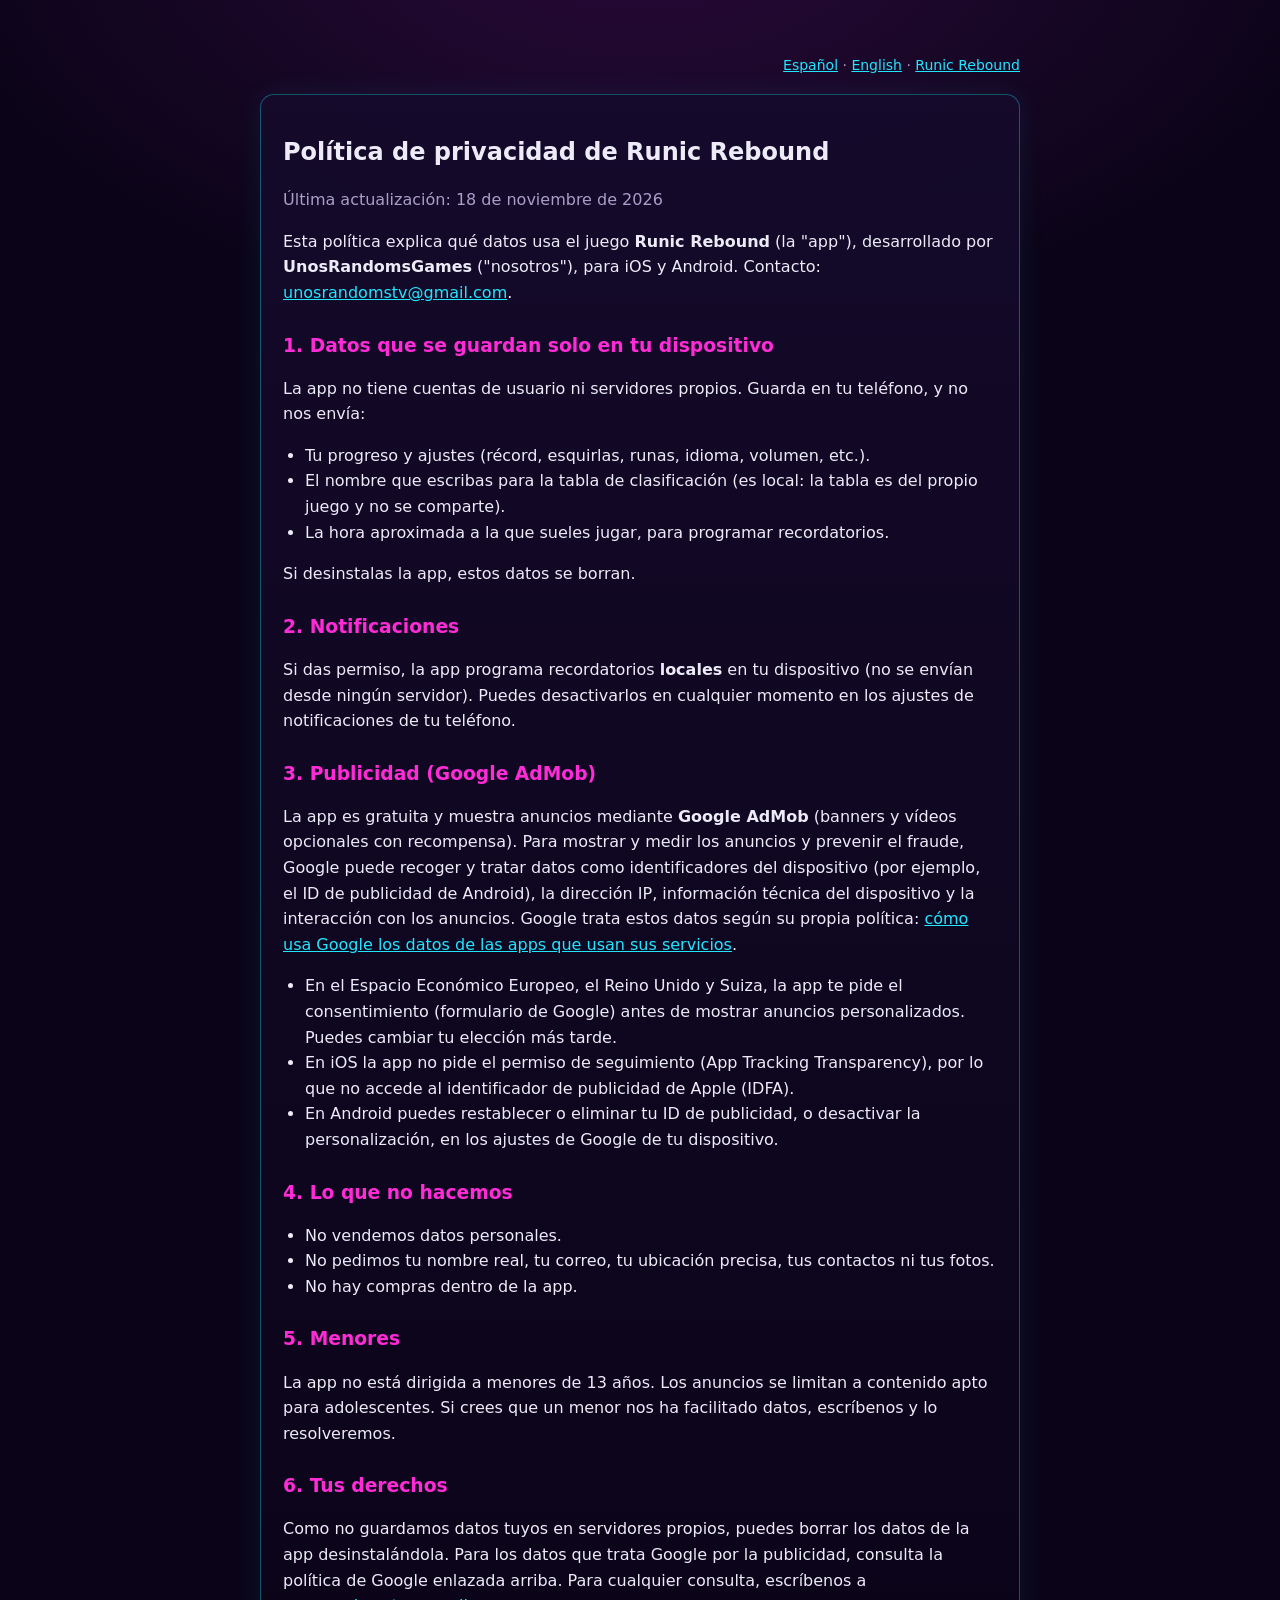
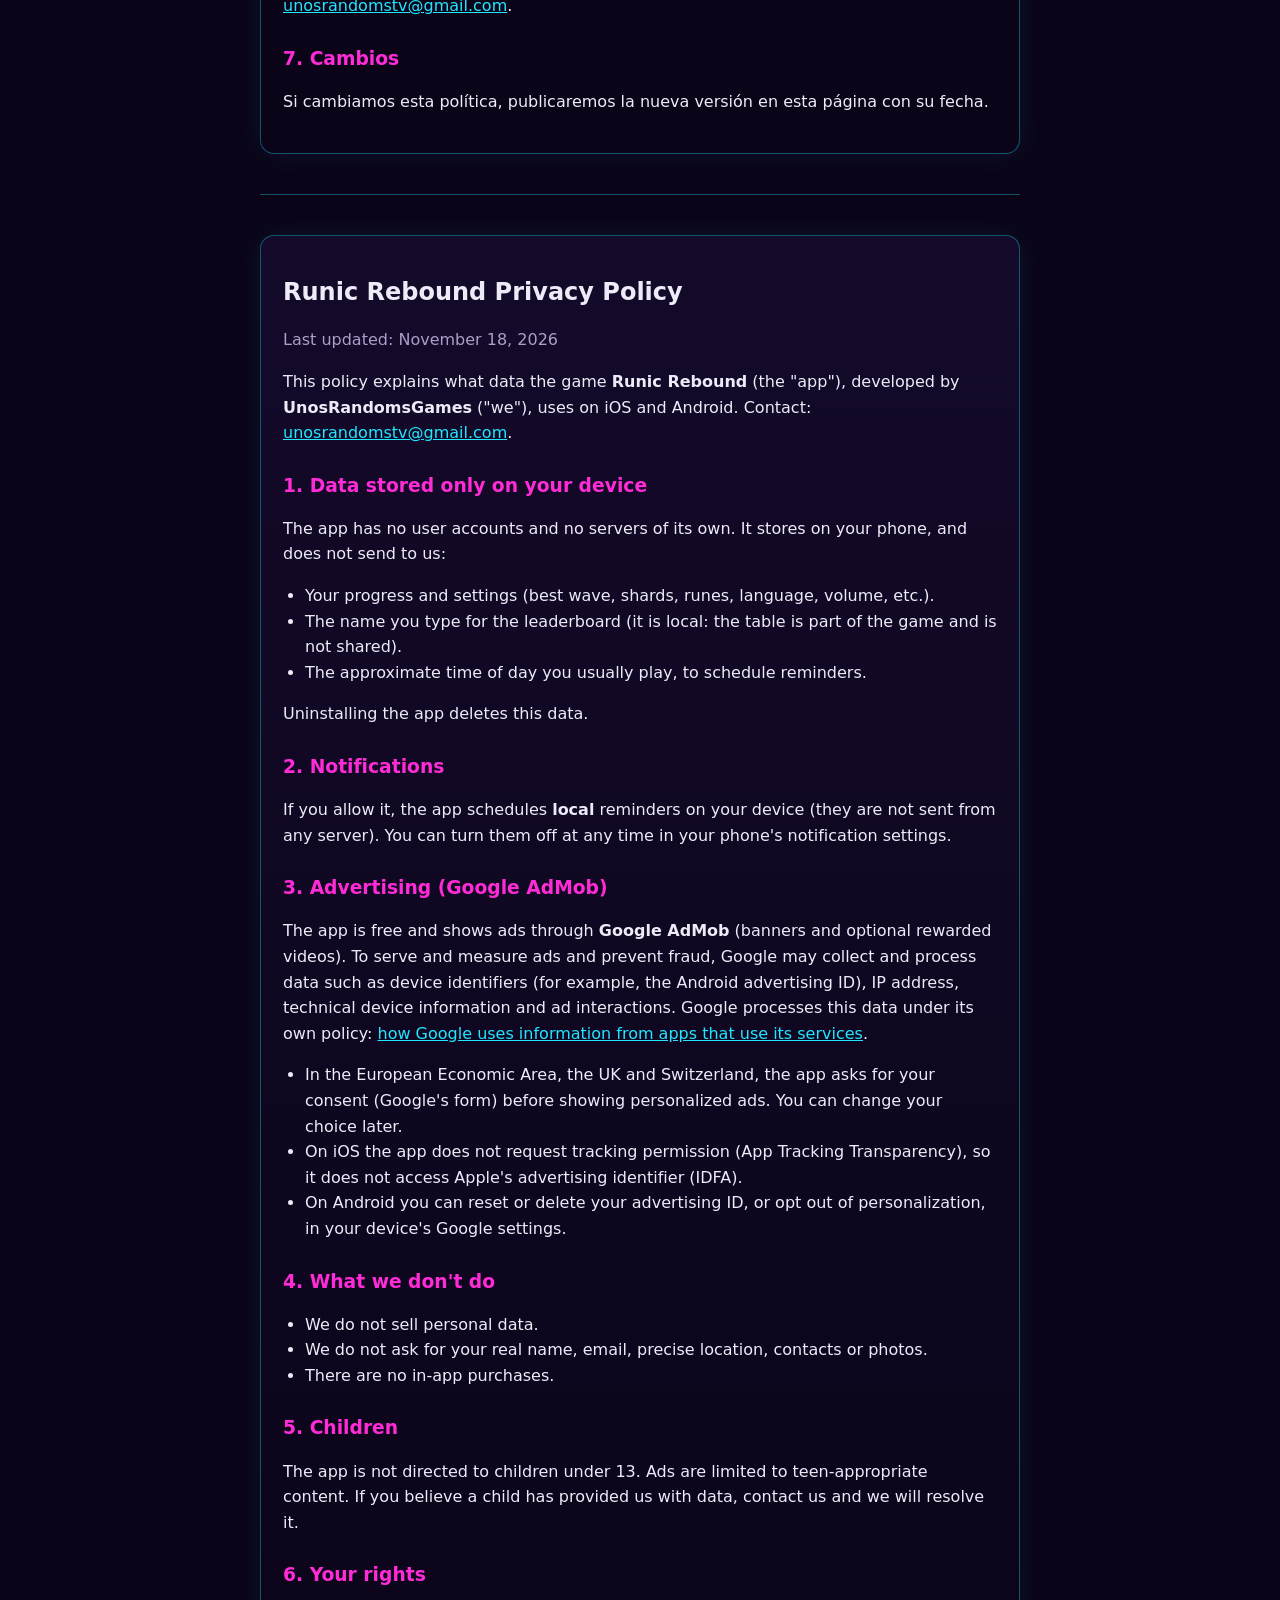
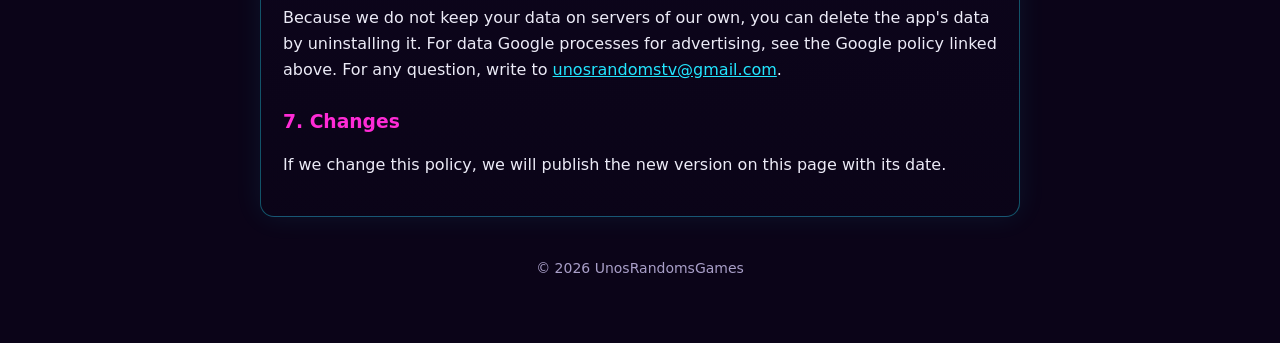
<file: runic-rebound/privacy.html>
<!doctype html>
<html lang="es">
<head>
<meta charset="utf-8">
<meta name="viewport" content="width=device-width, initial-scale=1">
<title>Privacidad · Privacy — Runic Rebound</title>
<meta name="description" content="Política de privacidad de Runic Rebound (UnosRandomsGames). Privacy policy.">
<link rel="stylesheet" href="../style.css">
</head>
<body>
<main>
  <p class="lang"><a href="#es">Español</a> · <a href="#en">English</a> · <a href="./">Runic Rebound</a></p>

  <article class="card" id="es">
    <h1>Política de privacidad de Runic Rebound</h1>
    <p class="muted">Última actualización: 18 de noviembre de 2026</p>
    <p>
      Esta política explica qué datos usa el juego <strong>Runic Rebound</strong> (la "app"), desarrollado por
      <strong>UnosRandomsGames</strong> ("nosotros"), para iOS y Android. Contacto:
      <a href="mailto:unosrandomstv@gmail.com">unosrandomstv@gmail.com</a>.
    </p>

    <h3>1. Datos que se guardan solo en tu dispositivo</h3>
    <p>La app no tiene cuentas de usuario ni servidores propios. Guarda en tu teléfono, y no nos envía:</p>
    <ul>
      <li>Tu progreso y ajustes (récord, esquirlas, runas, idioma, volumen, etc.).</li>
      <li>El nombre que escribas para la tabla de clasificación (es local: la tabla es del propio juego y no se comparte).</li>
      <li>La hora aproximada a la que sueles jugar, para programar recordatorios.</li>
    </ul>
    <p>Si desinstalas la app, estos datos se borran.</p>

    <h3>2. Notificaciones</h3>
    <p>
      Si das permiso, la app programa recordatorios <strong>locales</strong> en tu dispositivo (no se envían desde
      ningún servidor). Puedes desactivarlos en cualquier momento en los ajustes de notificaciones de tu teléfono.
    </p>

    <h3>3. Publicidad (Google AdMob)</h3>
    <p>
      La app es gratuita y muestra anuncios mediante <strong>Google AdMob</strong> (banners y vídeos opcionales con
      recompensa). Para mostrar y medir los anuncios y prevenir el fraude, Google puede recoger y tratar datos como
      identificadores del dispositivo (por ejemplo, el ID de publicidad de Android), la dirección IP, información
      técnica del dispositivo y la interacción con los anuncios. Google trata estos datos según su propia política:
      <a href="https://policies.google.com/technologies/partner-sites">cómo usa Google los datos de las apps que usan
      sus servicios</a>.
    </p>
    <ul>
      <li>
        En el Espacio Económico Europeo, el Reino Unido y Suiza, la app te pide el consentimiento (formulario de Google)
        antes de mostrar anuncios personalizados. Puedes cambiar tu elección más tarde.
      </li>
      <li>
        En iOS la app no pide el permiso de seguimiento (App Tracking Transparency), por lo que no accede al
        identificador de publicidad de Apple (IDFA).
      </li>
      <li>
        En Android puedes restablecer o eliminar tu ID de publicidad, o desactivar la personalización, en los ajustes
        de Google de tu dispositivo.
      </li>
    </ul>

    <h3>4. Lo que no hacemos</h3>
    <ul>
      <li>No vendemos datos personales.</li>
      <li>No pedimos tu nombre real, tu correo, tu ubicación precisa, tus contactos ni tus fotos.</li>
      <li>No hay compras dentro de la app.</li>
    </ul>

    <h3>5. Menores</h3>
    <p>
      La app no está dirigida a menores de 13 años. Los anuncios se limitan a contenido apto para adolescentes. Si
      crees que un menor nos ha facilitado datos, escríbenos y lo resolveremos.
    </p>

    <h3>6. Tus derechos</h3>
    <p>
      Como no guardamos datos tuyos en servidores propios, puedes borrar los datos de la app desinstalándola. Para los
      datos que trata Google por la publicidad, consulta la política de Google enlazada arriba. Para cualquier
      consulta, escríbenos a <a href="mailto:unosrandomstv@gmail.com">unosrandomstv@gmail.com</a>.
    </p>

    <h3>7. Cambios</h3>
    <p>Si cambiamos esta política, publicaremos la nueva versión en esta página con su fecha.</p>
  </article>

  <hr>

  <article class="card" id="en">
    <h1>Runic Rebound Privacy Policy</h1>
    <p class="muted">Last updated: November 18, 2026</p>
    <p>
      This policy explains what data the game <strong>Runic Rebound</strong> (the "app"), developed by
      <strong>UnosRandomsGames</strong> ("we"), uses on iOS and Android. Contact:
      <a href="mailto:unosrandomstv@gmail.com">unosrandomstv@gmail.com</a>.
    </p>

    <h3>1. Data stored only on your device</h3>
    <p>The app has no user accounts and no servers of its own. It stores on your phone, and does not send to us:</p>
    <ul>
      <li>Your progress and settings (best wave, shards, runes, language, volume, etc.).</li>
      <li>The name you type for the leaderboard (it is local: the table is part of the game and is not shared).</li>
      <li>The approximate time of day you usually play, to schedule reminders.</li>
    </ul>
    <p>Uninstalling the app deletes this data.</p>

    <h3>2. Notifications</h3>
    <p>
      If you allow it, the app schedules <strong>local</strong> reminders on your device (they are not sent from any
      server). You can turn them off at any time in your phone's notification settings.
    </p>

    <h3>3. Advertising (Google AdMob)</h3>
    <p>
      The app is free and shows ads through <strong>Google AdMob</strong> (banners and optional rewarded videos). To
      serve and measure ads and prevent fraud, Google may collect and process data such as device identifiers (for
      example, the Android advertising ID), IP address, technical device information and ad interactions. Google
      processes this data under its own policy:
      <a href="https://policies.google.com/technologies/partner-sites">how Google uses information from apps that use
      its services</a>.
    </p>
    <ul>
      <li>
        In the European Economic Area, the UK and Switzerland, the app asks for your consent (Google's form) before
        showing personalized ads. You can change your choice later.
      </li>
      <li>
        On iOS the app does not request tracking permission (App Tracking Transparency), so it does not access Apple's
        advertising identifier (IDFA).
      </li>
      <li>
        On Android you can reset or delete your advertising ID, or opt out of personalization, in your device's Google
        settings.
      </li>
    </ul>

    <h3>4. What we don't do</h3>
    <ul>
      <li>We do not sell personal data.</li>
      <li>We do not ask for your real name, email, precise location, contacts or photos.</li>
      <li>There are no in-app purchases.</li>
    </ul>

    <h3>5. Children</h3>
    <p>
      The app is not directed to children under 13. Ads are limited to teen-appropriate content. If you believe a child
      has provided us with data, contact us and we will resolve it.
    </p>

    <h3>6. Your rights</h3>
    <p>
      Because we do not keep your data on servers of our own, you can delete the app's data by uninstalling it. For
      data Google processes for advertising, see the Google policy linked above. For any question, write to
      <a href="mailto:unosrandomstv@gmail.com">unosrandomstv@gmail.com</a>.
    </p>

    <h3>7. Changes</h3>
    <p>If we change this policy, we will publish the new version on this page with its date.</p>
  </article>

  <footer>© 2026 UnosRandomsGames</footer>
</main>
</body>
</html>
</file>
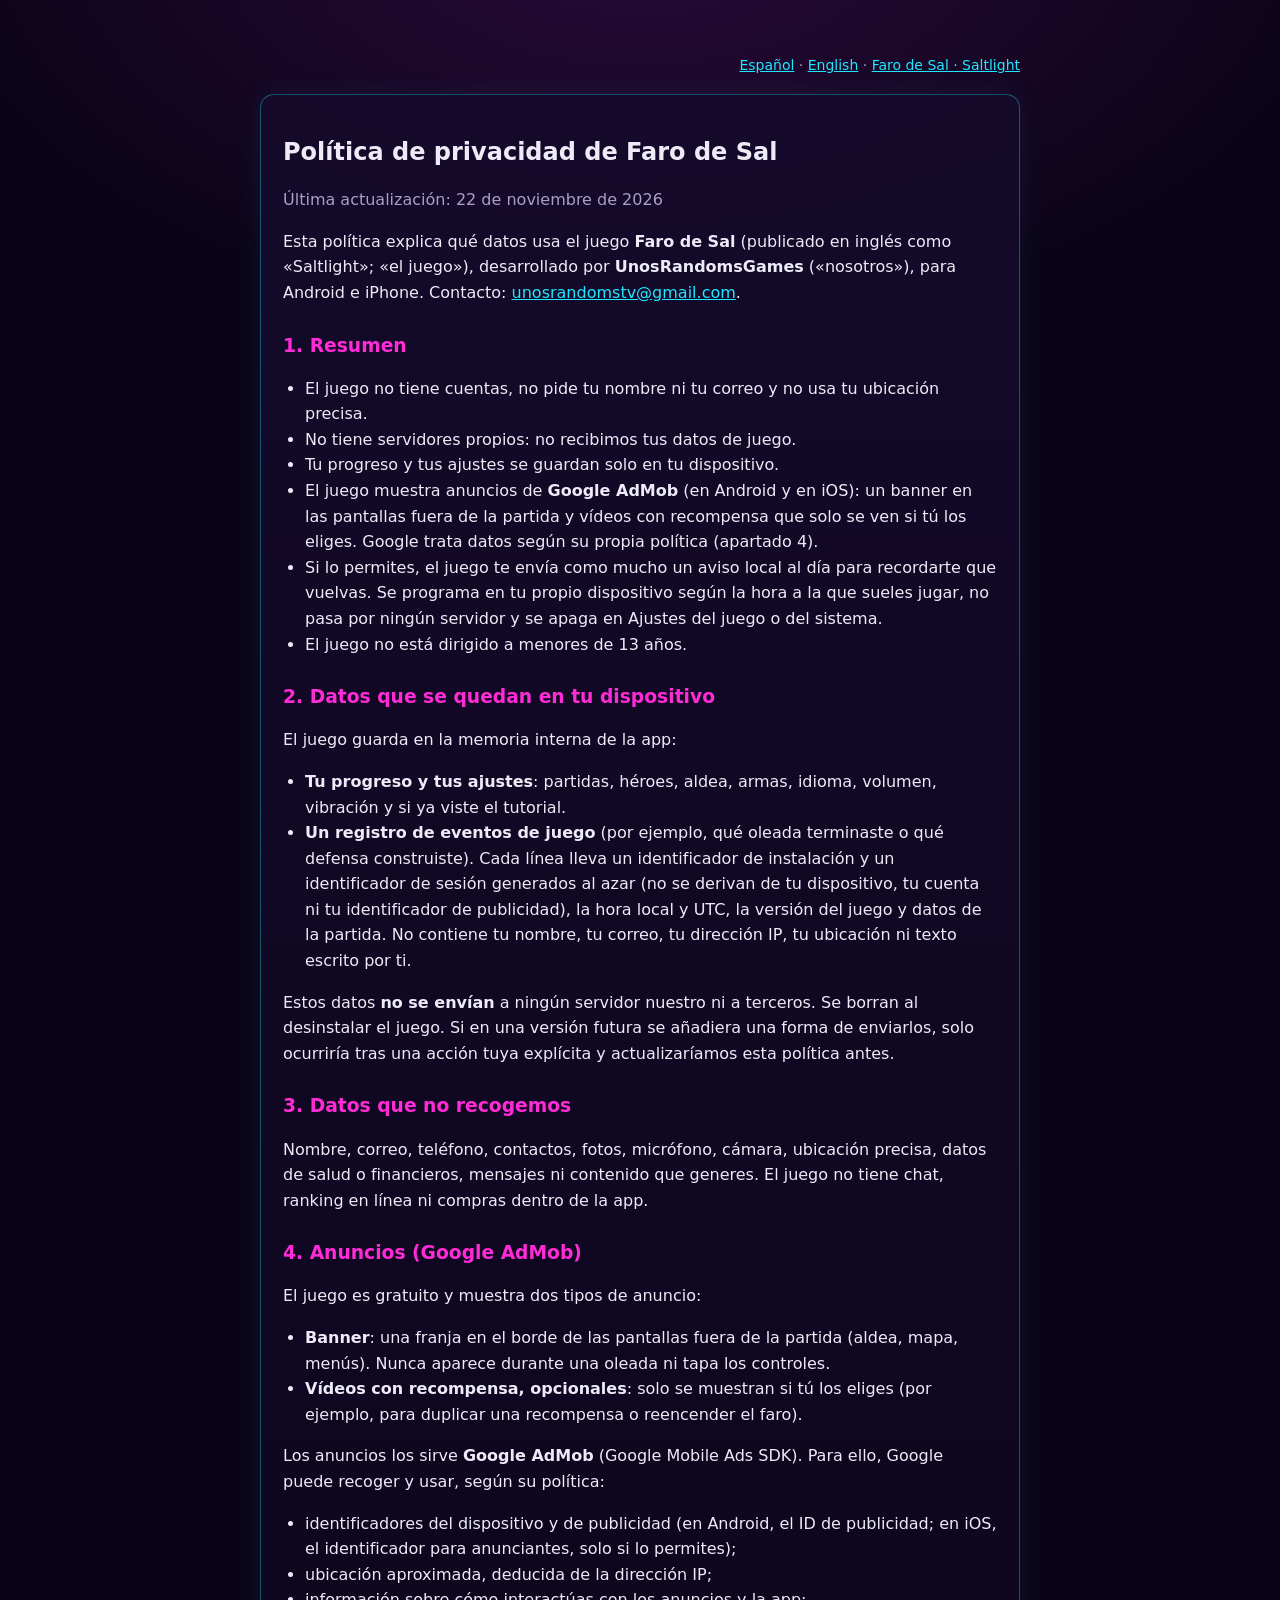
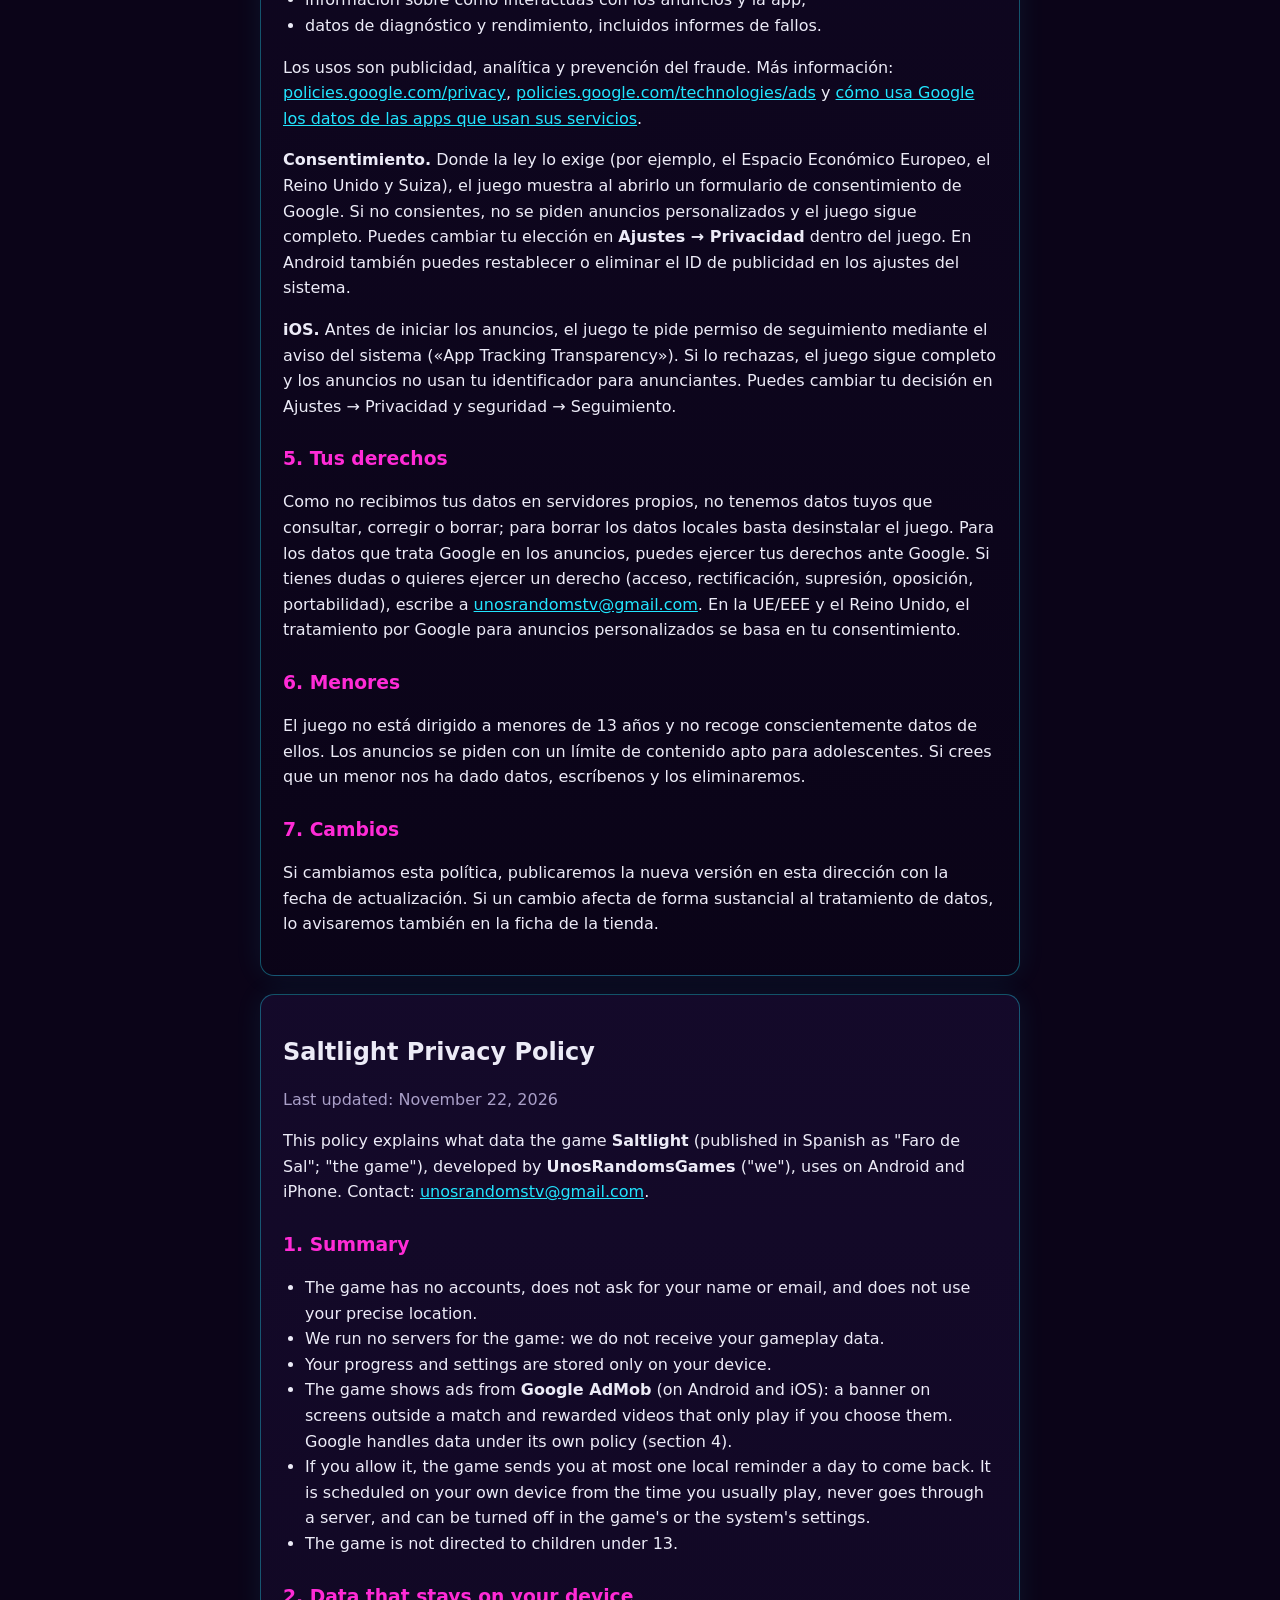
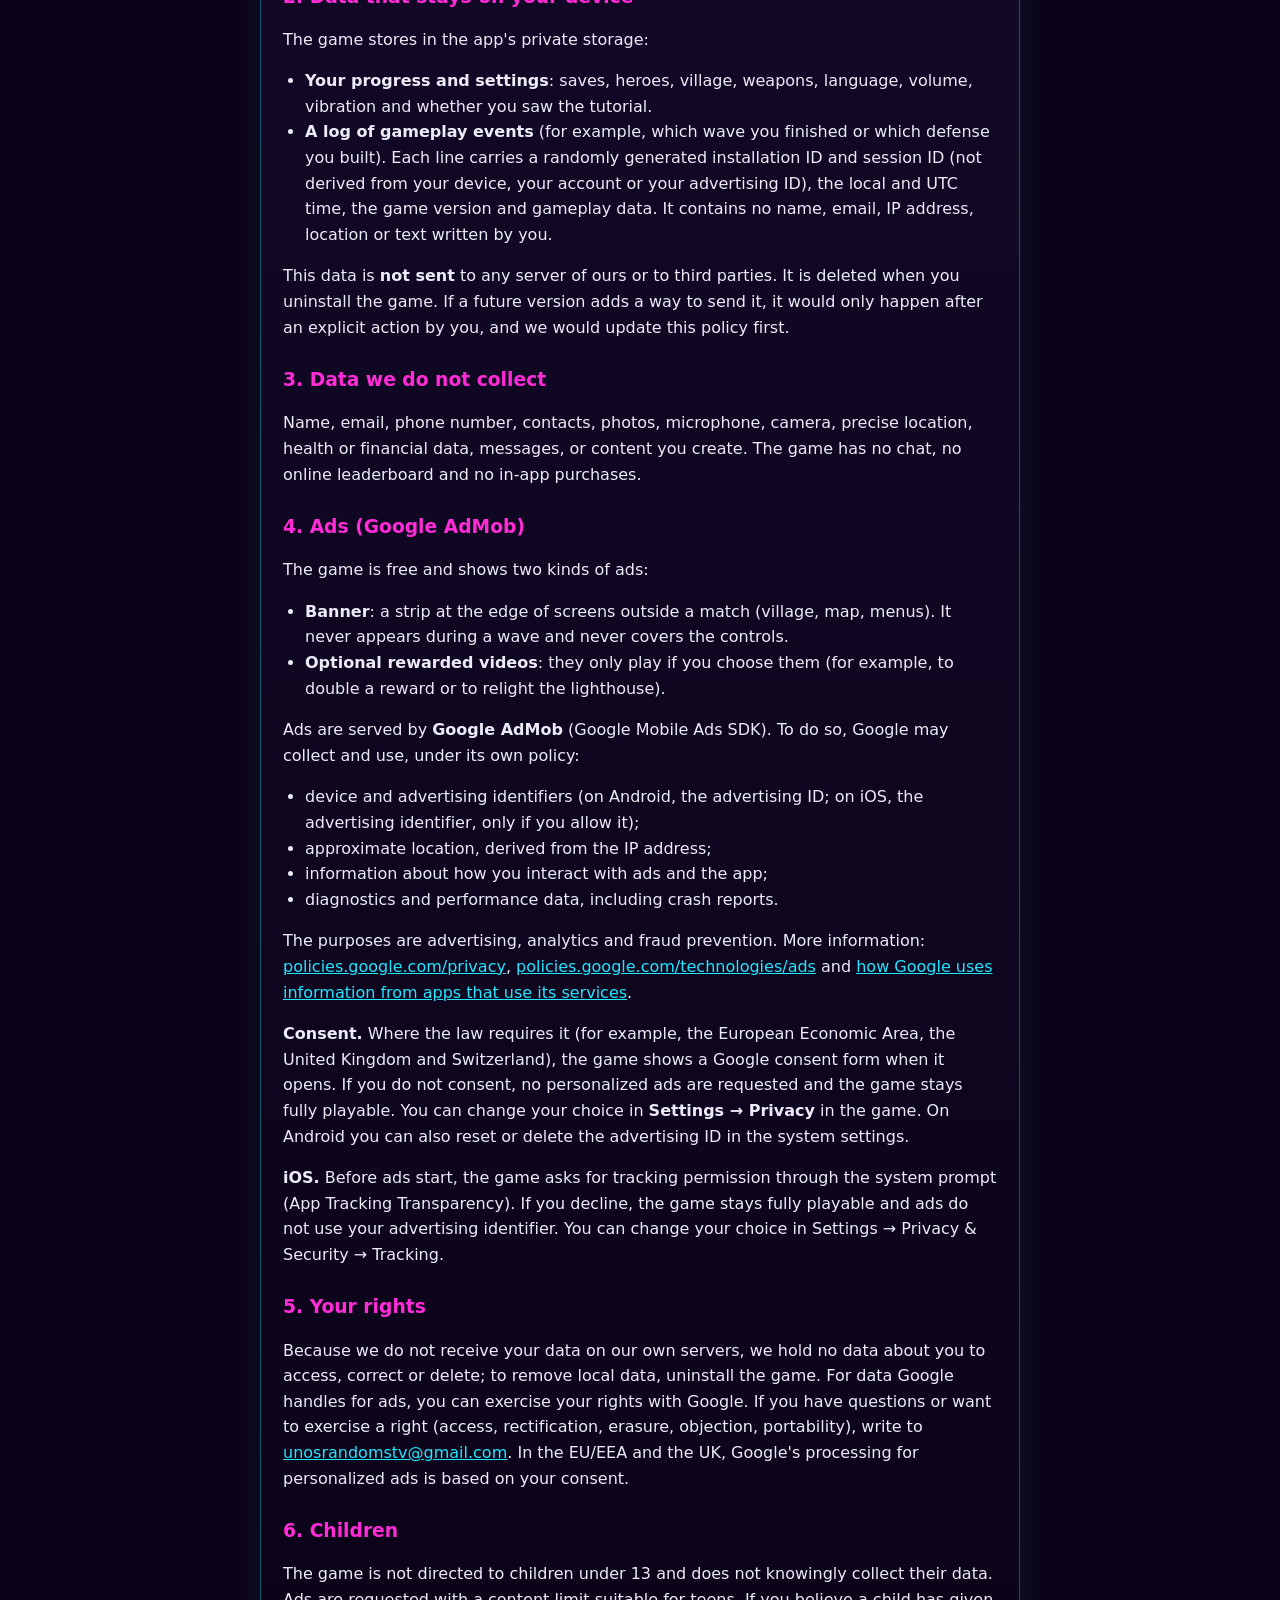
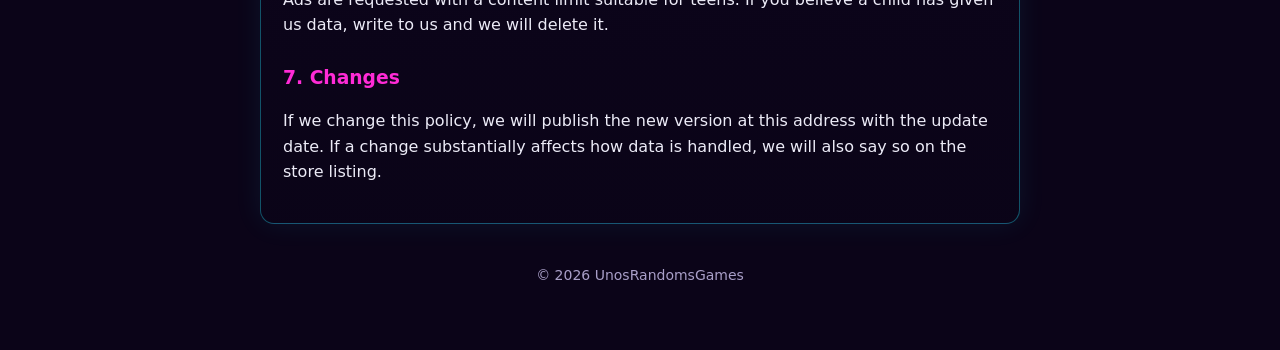
<file: saltlight/privacy.html>
<!doctype html>
<html lang="es">
<head>
<meta charset="utf-8">
<meta name="viewport" content="width=device-width, initial-scale=1">
<title>Privacidad · Privacy — Faro de Sal · Saltlight</title>
<meta name="description" content="Política de privacidad de Faro de Sal · Saltlight (UnosRandomsGames). Privacy policy.">
<link rel="icon" href="icon.png">
<link rel="stylesheet" href="../style.css">
</head>
<body>
<main>
  <p class="lang"><a href="#es">Español</a> · <a href="#en">English</a> · <a href="./">Faro de Sal · Saltlight</a></p>

  <article class="card" id="es">
    <h1>Política de privacidad de Faro de Sal</h1>
    <p class="muted">Última actualización: 22 de noviembre de 2026</p>
    <p>
      Esta política explica qué datos usa el juego <strong>Faro de Sal</strong> (publicado en inglés como
      «Saltlight»; «el juego»), desarrollado por <strong>UnosRandomsGames</strong> («nosotros»), para Android e iPhone.
      Contacto: <a href="mailto:unosrandomstv@gmail.com">unosrandomstv@gmail.com</a>.
    </p>

    <h3>1. Resumen</h3>
    <ul>
      <li>El juego no tiene cuentas, no pide tu nombre ni tu correo y no usa tu ubicación precisa.</li>
      <li>No tiene servidores propios: no recibimos tus datos de juego.</li>
      <li>Tu progreso y tus ajustes se guardan solo en tu dispositivo.</li>
      <li>El juego muestra anuncios de <strong>Google AdMob</strong> (en Android y en iOS): un banner en las pantallas fuera
        de la partida y vídeos con recompensa que solo se ven si tú los eliges. Google trata datos según su propia
        política (apartado 4).</li>
      <li>Si lo permites, el juego te envía como mucho un aviso local al día para recordarte que vuelvas. Se programa en tu
        propio dispositivo según la hora a la que sueles jugar, no pasa por ningún servidor y se apaga en Ajustes del juego
        o del sistema.</li>
      <li>El juego no está dirigido a menores de 13 años.</li>
    </ul>

    <h3>2. Datos que se quedan en tu dispositivo</h3>
    <p>El juego guarda en la memoria interna de la app:</p>
    <ul>
      <li><strong>Tu progreso y tus ajustes</strong>: partidas, héroes, aldea, armas, idioma, volumen, vibración y si ya
        viste el tutorial.</li>
      <li><strong>Un registro de eventos de juego</strong> (por ejemplo, qué oleada terminaste o qué defensa construiste).
        Cada línea lleva un identificador de instalación y un identificador de sesión generados al azar (no se derivan de
        tu dispositivo, tu cuenta ni tu identificador de publicidad), la hora local y UTC, la versión del juego y datos de
        la partida. No contiene tu nombre, tu correo, tu dirección IP, tu ubicación ni texto escrito por ti.</li>
    </ul>
    <p>
      Estos datos <strong>no se envían</strong> a ningún servidor nuestro ni a terceros. Se borran al desinstalar el juego.
      Si en una versión futura se añadiera una forma de enviarlos, solo ocurriría tras una acción tuya explícita y
      actualizaríamos esta política antes.
    </p>

    <h3>3. Datos que no recogemos</h3>
    <p>
      Nombre, correo, teléfono, contactos, fotos, micrófono, cámara, ubicación precisa, datos de salud o financieros,
      mensajes ni contenido que generes. El juego no tiene chat, ranking en línea ni compras dentro de la app.
    </p>

    <h3>4. Anuncios (Google AdMob)</h3>
    <p>El juego es gratuito y muestra dos tipos de anuncio:</p>
    <ul>
      <li><strong>Banner</strong>: una franja en el borde de las pantallas fuera de la partida (aldea, mapa, menús). Nunca
        aparece durante una oleada ni tapa los controles.</li>
      <li><strong>Vídeos con recompensa, opcionales</strong>: solo se muestran si tú los eliges (por ejemplo, para duplicar
        una recompensa o reencender el faro).</li>
    </ul>
    <p>Los anuncios los sirve <strong>Google AdMob</strong> (Google Mobile Ads SDK). Para ello, Google puede recoger y usar,
      según su política:</p>
    <ul>
      <li>identificadores del dispositivo y de publicidad (en Android, el ID de publicidad; en iOS, el identificador para
        anunciantes, solo si lo permites);</li>
      <li>ubicación aproximada, deducida de la dirección IP;</li>
      <li>información sobre cómo interactúas con los anuncios y la app;</li>
      <li>datos de diagnóstico y rendimiento, incluidos informes de fallos.</li>
    </ul>
    <p>
      Los usos son publicidad, analítica y prevención del fraude. Más información:
      <a href="https://policies.google.com/privacy">policies.google.com/privacy</a>,
      <a href="https://policies.google.com/technologies/ads">policies.google.com/technologies/ads</a> y
      <a href="https://policies.google.com/technologies/partner-sites">cómo usa Google los datos de las apps que usan sus
      servicios</a>.
    </p>
    <p>
      <strong>Consentimiento.</strong> Donde la ley lo exige (por ejemplo, el Espacio Económico Europeo, el Reino Unido y
      Suiza), el juego muestra al abrirlo un formulario de consentimiento de Google. Si no consientes, no se piden anuncios
      personalizados y el juego sigue completo. Puedes cambiar tu elección en <strong>Ajustes → Privacidad</strong> dentro
      del juego. En Android también puedes restablecer o eliminar el ID de publicidad en los ajustes del sistema.
    </p>
    <p>
      <strong>iOS.</strong> Antes de iniciar los anuncios, el juego te pide permiso de seguimiento mediante el aviso del
      sistema («App Tracking Transparency»). Si lo rechazas, el juego sigue completo y los anuncios no usan tu
      identificador para anunciantes. Puedes cambiar tu decisión en Ajustes → Privacidad y seguridad → Seguimiento.
    </p>

    <h3>5. Tus derechos</h3>
    <p>
      Como no recibimos tus datos en servidores propios, no tenemos datos tuyos que consultar, corregir o borrar; para
      borrar los datos locales basta desinstalar el juego. Para los datos que trata Google en los anuncios, puedes ejercer
      tus derechos ante Google. Si tienes dudas o quieres ejercer un derecho (acceso, rectificación, supresión, oposición,
      portabilidad), escribe a <a href="mailto:unosrandomstv@gmail.com">unosrandomstv@gmail.com</a>. En la UE/EEE y el
      Reino Unido, el tratamiento por Google para anuncios personalizados se basa en tu consentimiento.
    </p>

    <h3>6. Menores</h3>
    <p>
      El juego no está dirigido a menores de 13 años y no recoge conscientemente datos de ellos. Los anuncios se piden con
      un límite de contenido apto para adolescentes. Si crees que un menor nos ha dado datos, escríbenos y los eliminaremos.
    </p>

    <h3>7. Cambios</h3>
    <p>
      Si cambiamos esta política, publicaremos la nueva versión en esta dirección con la fecha de actualización. Si un
      cambio afecta de forma sustancial al tratamiento de datos, lo avisaremos también en la ficha de la tienda.
    </p>
  </article>

  <article class="card" id="en">
    <h1>Saltlight Privacy Policy</h1>
    <p class="muted">Last updated: November 22, 2026</p>
    <p>
      This policy explains what data the game <strong>Saltlight</strong> (published in Spanish as "Faro de Sal"; "the
      game"), developed by <strong>UnosRandomsGames</strong> ("we"), uses on Android and iPhone.
      Contact: <a href="mailto:unosrandomstv@gmail.com">unosrandomstv@gmail.com</a>.
    </p>

    <h3>1. Summary</h3>
    <ul>
      <li>The game has no accounts, does not ask for your name or email, and does not use your precise location.</li>
      <li>We run no servers for the game: we do not receive your gameplay data.</li>
      <li>Your progress and settings are stored only on your device.</li>
      <li>The game shows ads from <strong>Google AdMob</strong> (on Android and iOS): a banner on screens outside a match
        and rewarded videos that only play if you choose them. Google handles data under its own policy (section 4).</li>
      <li>If you allow it, the game sends you at most one local reminder a day to come back. It is scheduled on your own
        device from the time you usually play, never goes through a server, and can be turned off in the game's or the
        system's settings.</li>
      <li>The game is not directed to children under 13.</li>
    </ul>

    <h3>2. Data that stays on your device</h3>
    <p>The game stores in the app's private storage:</p>
    <ul>
      <li><strong>Your progress and settings</strong>: saves, heroes, village, weapons, language, volume, vibration and
        whether you saw the tutorial.</li>
      <li><strong>A log of gameplay events</strong> (for example, which wave you finished or which defense you built). Each
        line carries a randomly generated installation ID and session ID (not derived from your device, your account or
        your advertising ID), the local and UTC time, the game version and gameplay data. It contains no name, email, IP
        address, location or text written by you.</li>
    </ul>
    <p>
      This data is <strong>not sent</strong> to any server of ours or to third parties. It is deleted when you uninstall
      the game. If a future version adds a way to send it, it would only happen after an explicit action by you, and we
      would update this policy first.
    </p>

    <h3>3. Data we do not collect</h3>
    <p>
      Name, email, phone number, contacts, photos, microphone, camera, precise location, health or financial data,
      messages, or content you create. The game has no chat, no online leaderboard and no in-app purchases.
    </p>

    <h3>4. Ads (Google AdMob)</h3>
    <p>The game is free and shows two kinds of ads:</p>
    <ul>
      <li><strong>Banner</strong>: a strip at the edge of screens outside a match (village, map, menus). It never appears
        during a wave and never covers the controls.</li>
      <li><strong>Optional rewarded videos</strong>: they only play if you choose them (for example, to double a reward or
        to relight the lighthouse).</li>
    </ul>
    <p>Ads are served by <strong>Google AdMob</strong> (Google Mobile Ads SDK). To do so, Google may collect and use, under
      its own policy:</p>
    <ul>
      <li>device and advertising identifiers (on Android, the advertising ID; on iOS, the advertising identifier, only if
        you allow it);</li>
      <li>approximate location, derived from the IP address;</li>
      <li>information about how you interact with ads and the app;</li>
      <li>diagnostics and performance data, including crash reports.</li>
    </ul>
    <p>
      The purposes are advertising, analytics and fraud prevention. More information:
      <a href="https://policies.google.com/privacy">policies.google.com/privacy</a>,
      <a href="https://policies.google.com/technologies/ads">policies.google.com/technologies/ads</a> and
      <a href="https://policies.google.com/technologies/partner-sites">how Google uses information from apps that use its
      services</a>.
    </p>
    <p>
      <strong>Consent.</strong> Where the law requires it (for example, the European Economic Area, the United Kingdom and
      Switzerland), the game shows a Google consent form when it opens. If you do not consent, no personalized ads are
      requested and the game stays fully playable. You can change your choice in <strong>Settings → Privacy</strong> in the
      game. On Android you can also reset or delete the advertising ID in the system settings.
    </p>
    <p>
      <strong>iOS.</strong> Before ads start, the game asks for tracking permission through the system prompt (App Tracking
      Transparency). If you decline, the game stays fully playable and ads do not use your advertising identifier. You can
      change your choice in Settings → Privacy &amp; Security → Tracking.
    </p>

    <h3>5. Your rights</h3>
    <p>
      Because we do not receive your data on our own servers, we hold no data about you to access, correct or delete; to
      remove local data, uninstall the game. For data Google handles for ads, you can exercise your rights with Google. If
      you have questions or want to exercise a right (access, rectification, erasure, objection, portability), write to
      <a href="mailto:unosrandomstv@gmail.com">unosrandomstv@gmail.com</a>. In the EU/EEA and the UK, Google's processing
      for personalized ads is based on your consent.
    </p>

    <h3>6. Children</h3>
    <p>
      The game is not directed to children under 13 and does not knowingly collect their data. Ads are requested with a
      content limit suitable for teens. If you believe a child has given us data, write to us and we will delete it.
    </p>

    <h3>7. Changes</h3>
    <p>
      If we change this policy, we will publish the new version at this address with the update date. If a change
      substantially affects how data is handled, we will also say so on the store listing.
    </p>
  </article>

  <footer>© 2026 UnosRandomsGames</footer>
</main>
</body>
</html>
</file>
<file: style.css>
:root {
  --bg: #0b0418;
  --panel: #150a2b;
  --text: #ecebf7;
  --muted: #a99fc8;
  --magenta: #ff2bd6;
  --cyan: #22e6ff;
  --line: rgba(34, 230, 255, 0.35);
  color-scheme: dark;
}

* { box-sizing: border-box; }

body {
  margin: 0;
  background: radial-gradient(1200px 700px at 50% -10%, #2a0a3a 0%, var(--bg) 60%) fixed, var(--bg);
  color: var(--text);
  font: 16px/1.6 system-ui, -apple-system, "Segoe UI", Roboto, sans-serif;
  padding: 0 16px;
}

main { max-width: 760px; margin: 0 auto; padding: 40px 0 64px; }

header.brand { text-align: center; margin-bottom: 32px; }

.logo {
  font-weight: 800;
  letter-spacing: 0.06em;
  font-size: clamp(28px, 7vw, 46px);
  margin: 0;
  background: linear-gradient(90deg, var(--magenta), var(--cyan));
  -webkit-background-clip: text;
  background-clip: text;
  color: transparent;
  text-shadow: 0 0 24px rgba(255, 43, 214, 0.25);
}

.tagline { color: var(--muted); margin: 8px 0 0; }

.card {
  background: linear-gradient(180deg, rgba(21, 10, 43, 0.95), rgba(11, 4, 24, 0.95));
  border: 1px solid var(--line);
  border-radius: 14px;
  padding: 22px;
  margin: 18px 0;
  box-shadow: 0 0 28px rgba(34, 230, 255, 0.08);
}

.game { display: flex; gap: 20px; align-items: center; flex-wrap: wrap; }
.game img { width: 112px; height: 112px; border-radius: 24px; box-shadow: 0 0 24px rgba(255, 43, 214, 0.35); }
.game h2 { margin: 0 0 6px; }

h1, h2, h3 { line-height: 1.25; }
h2 { color: var(--cyan); }
h3 { color: var(--magenta); margin-top: 28px; }

a { color: var(--cyan); }
a:hover { color: var(--magenta); }

.pill {
  display: inline-block;
  border: 1px solid var(--magenta);
  color: var(--magenta);
  border-radius: 999px;
  padding: 2px 12px;
  font-size: 13px;
  margin-right: 6px;
}

.lang { text-align: right; font-size: 14px; color: var(--muted); }
.muted { color: var(--muted); }
footer { text-align: center; color: var(--muted); font-size: 14px; margin-top: 40px; }
ul { padding-left: 22px; }
hr { border: 0; border-top: 1px solid var(--line); margin: 40px 0; }
</file>
